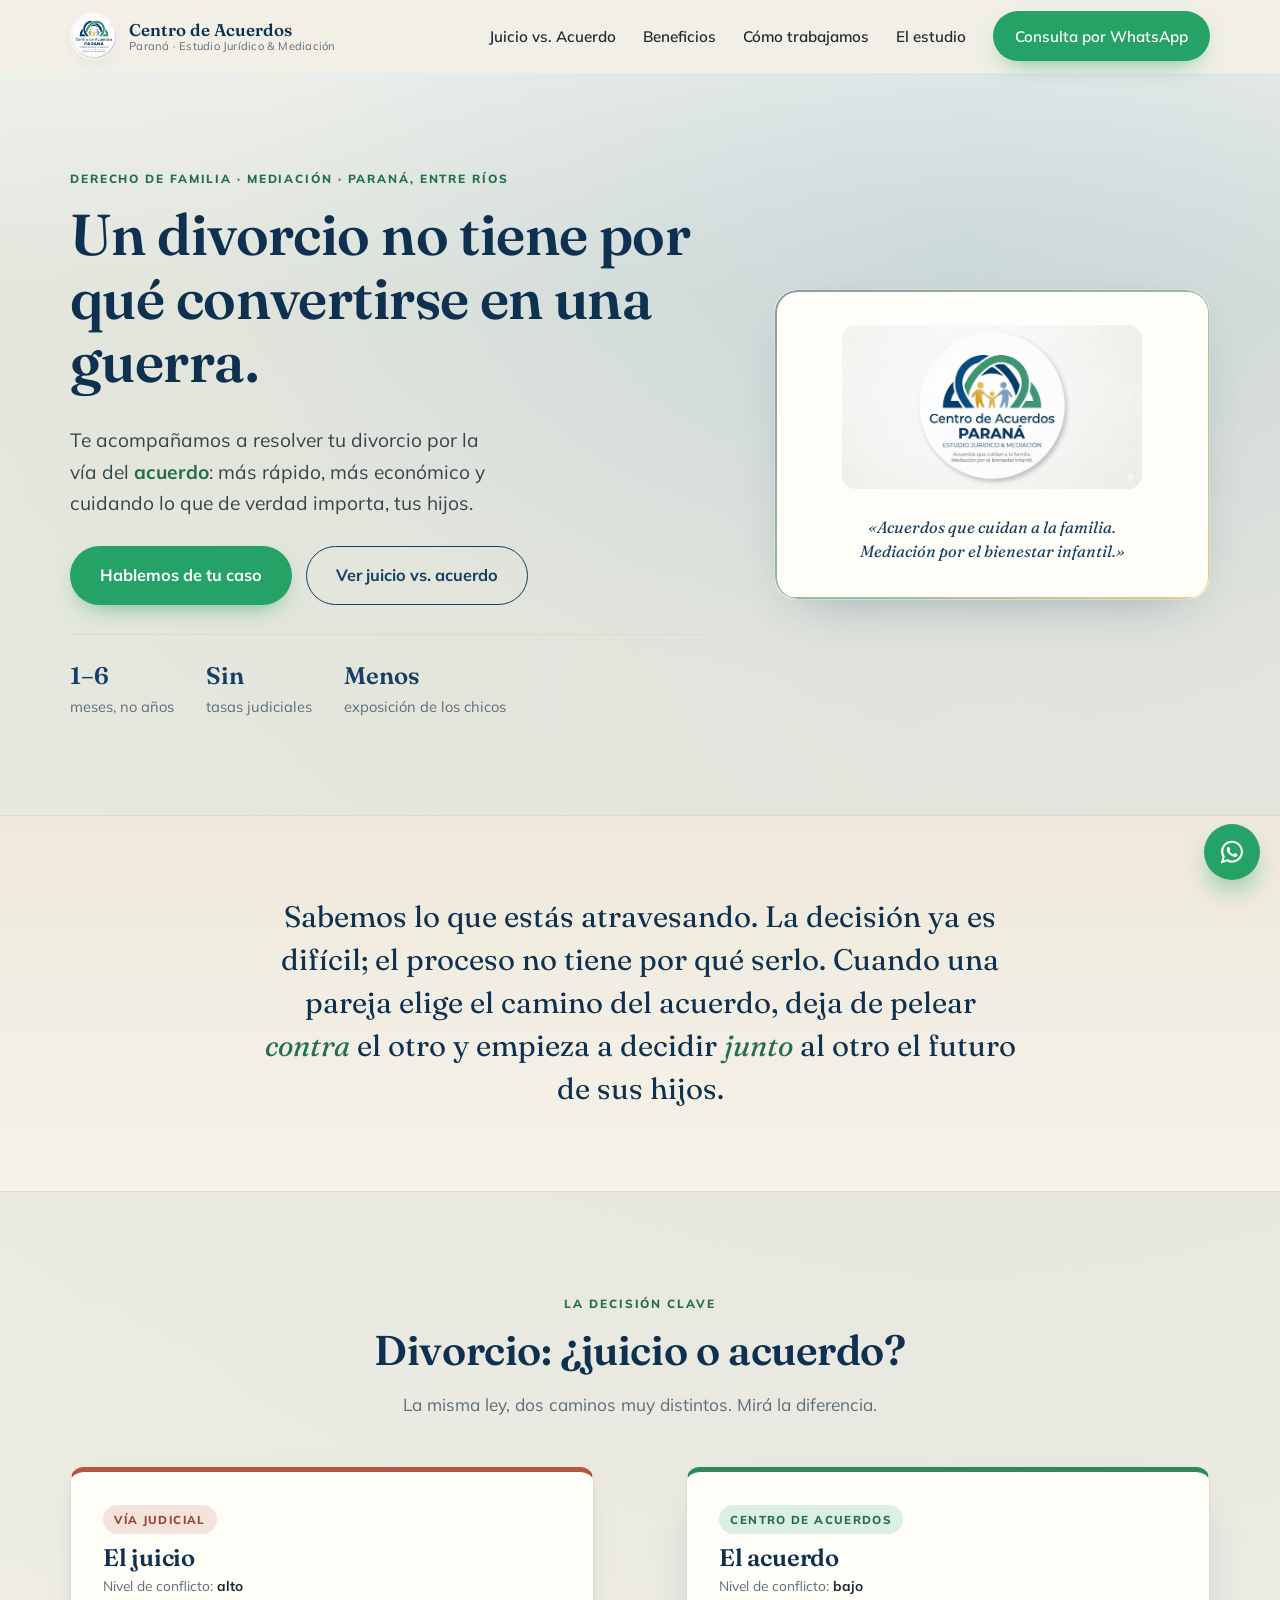
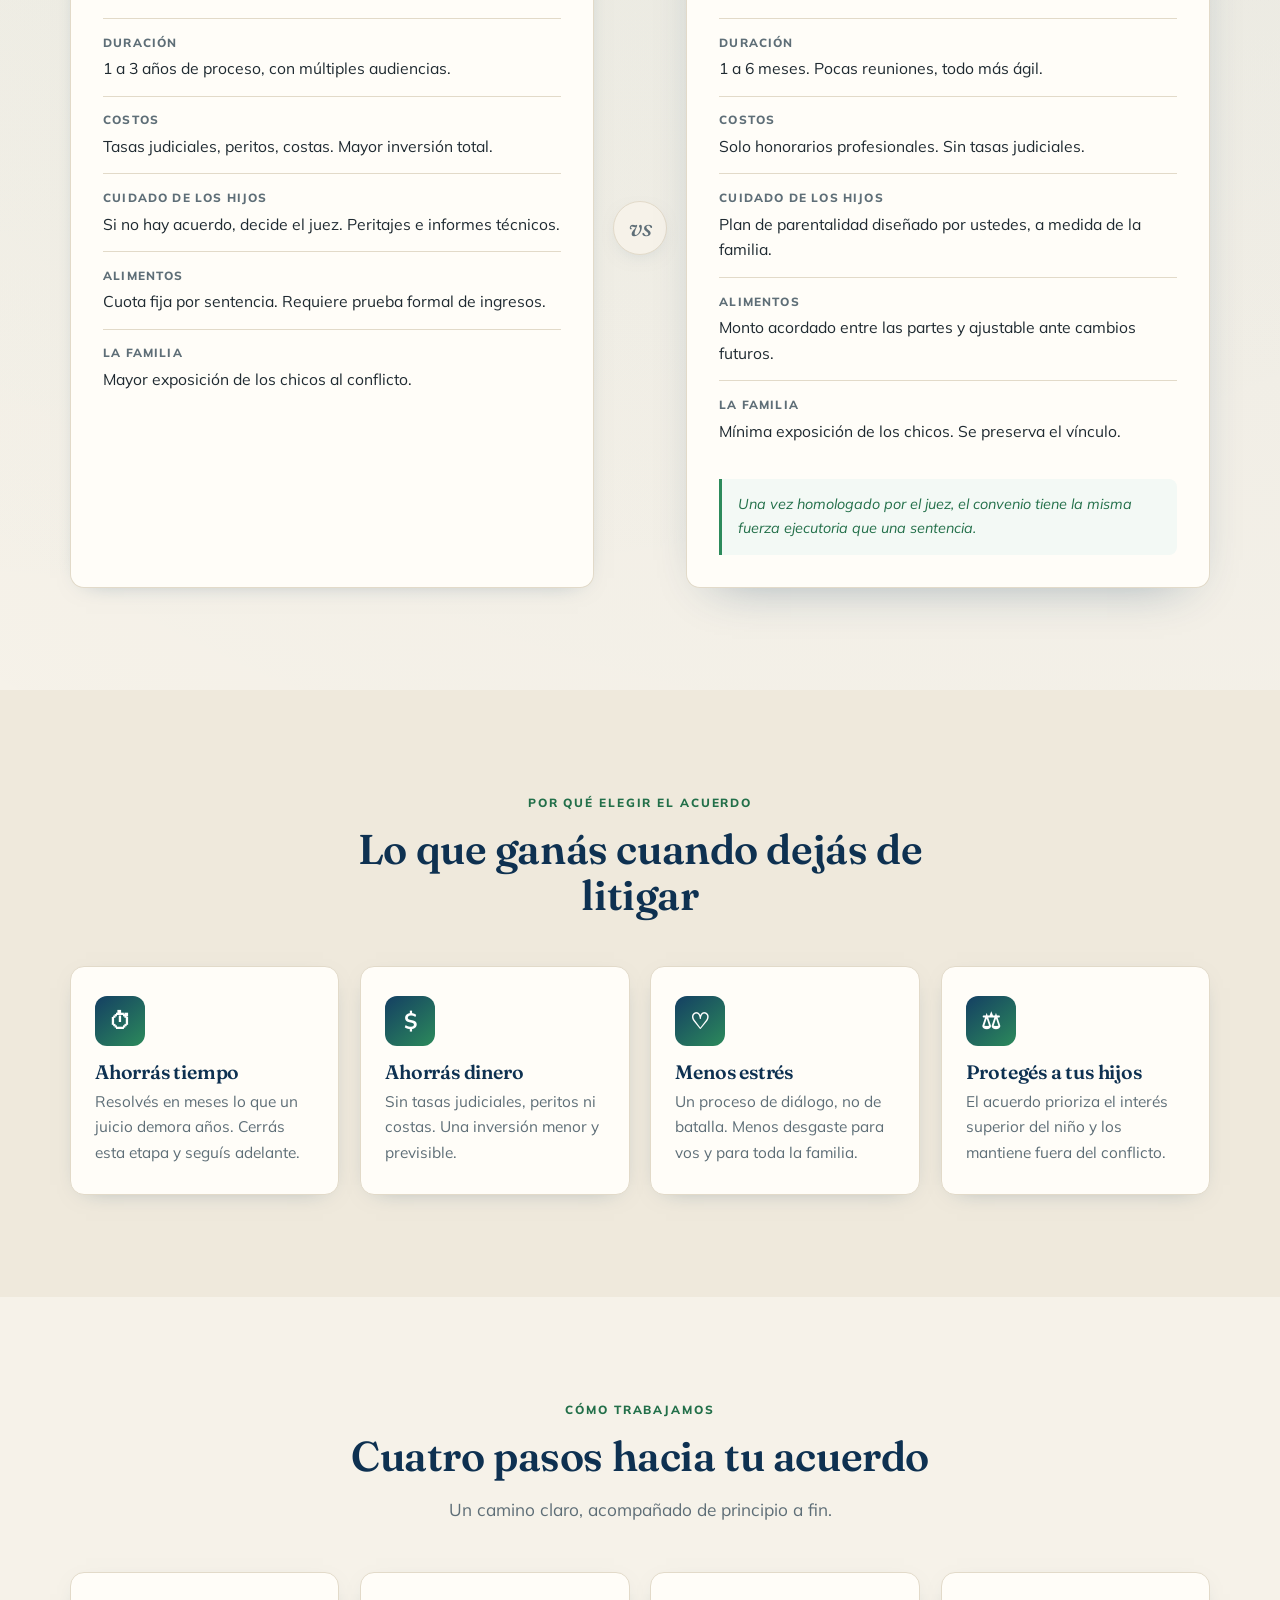
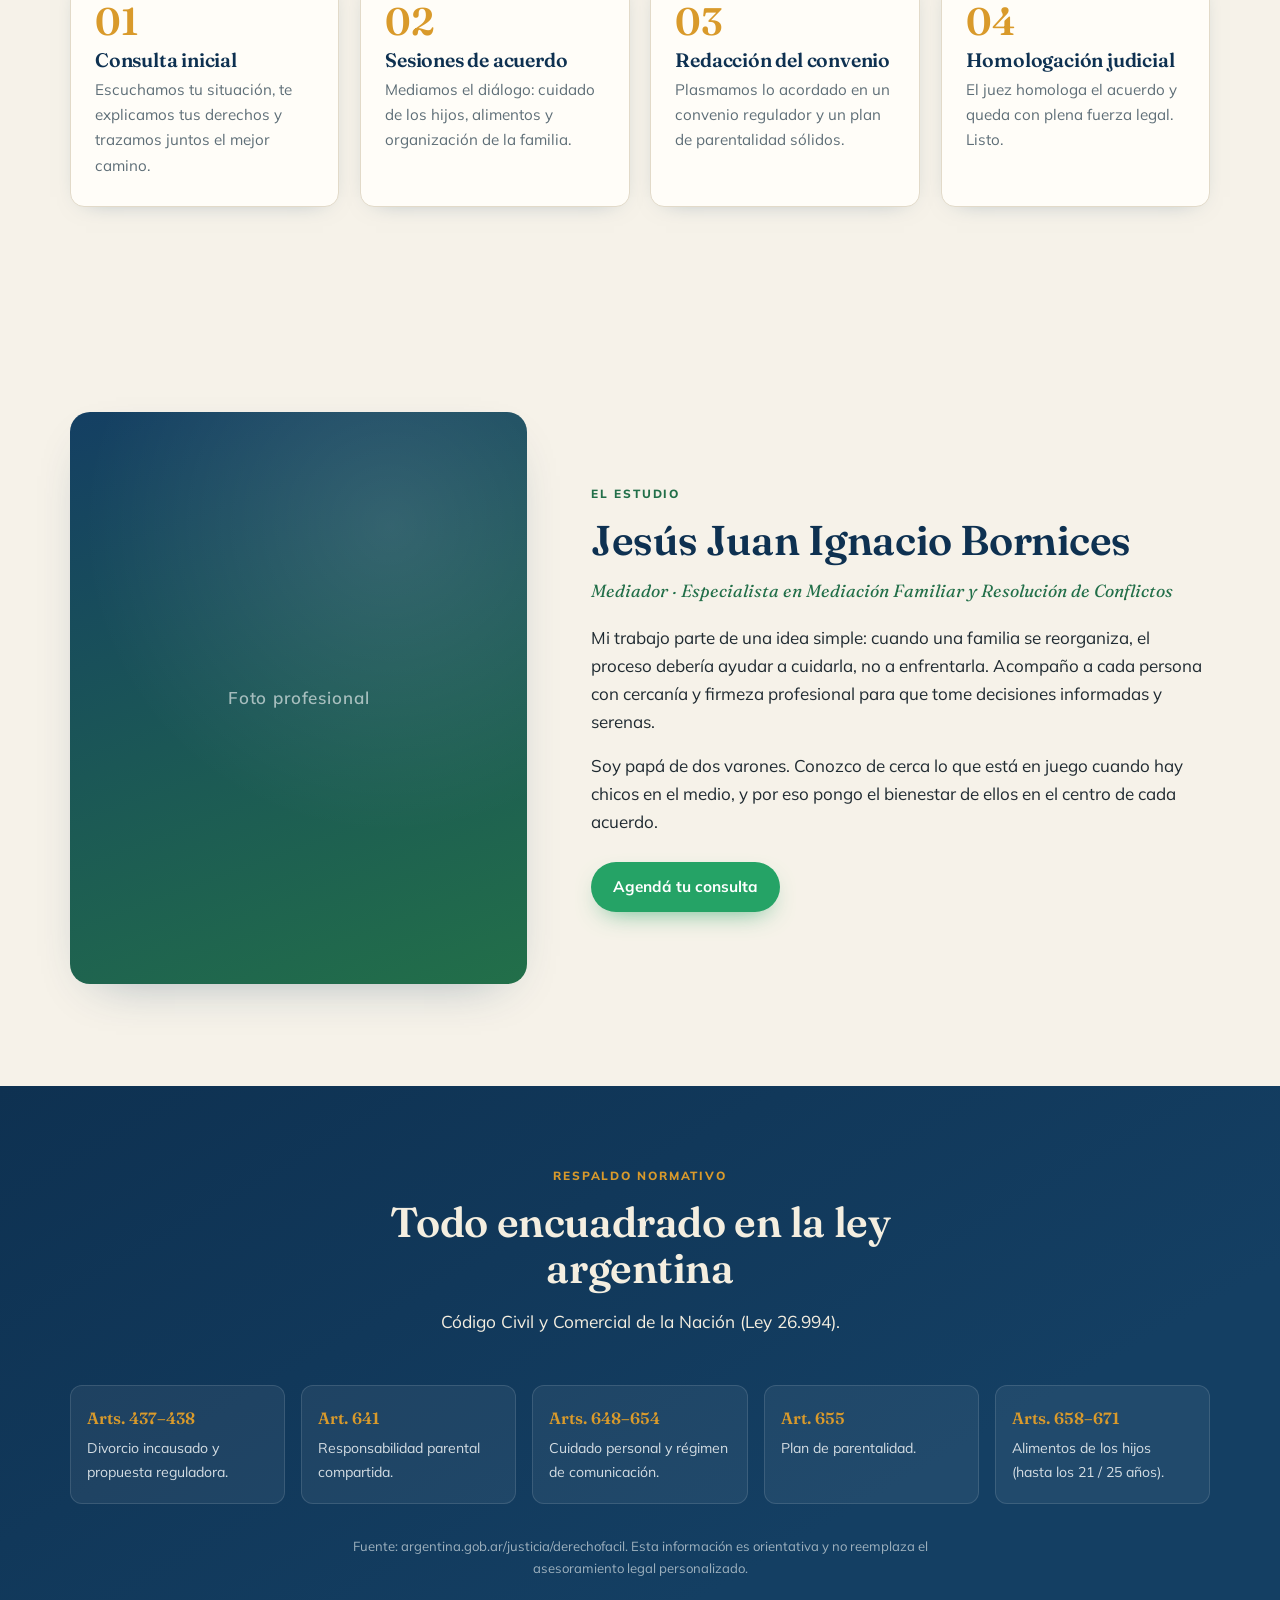
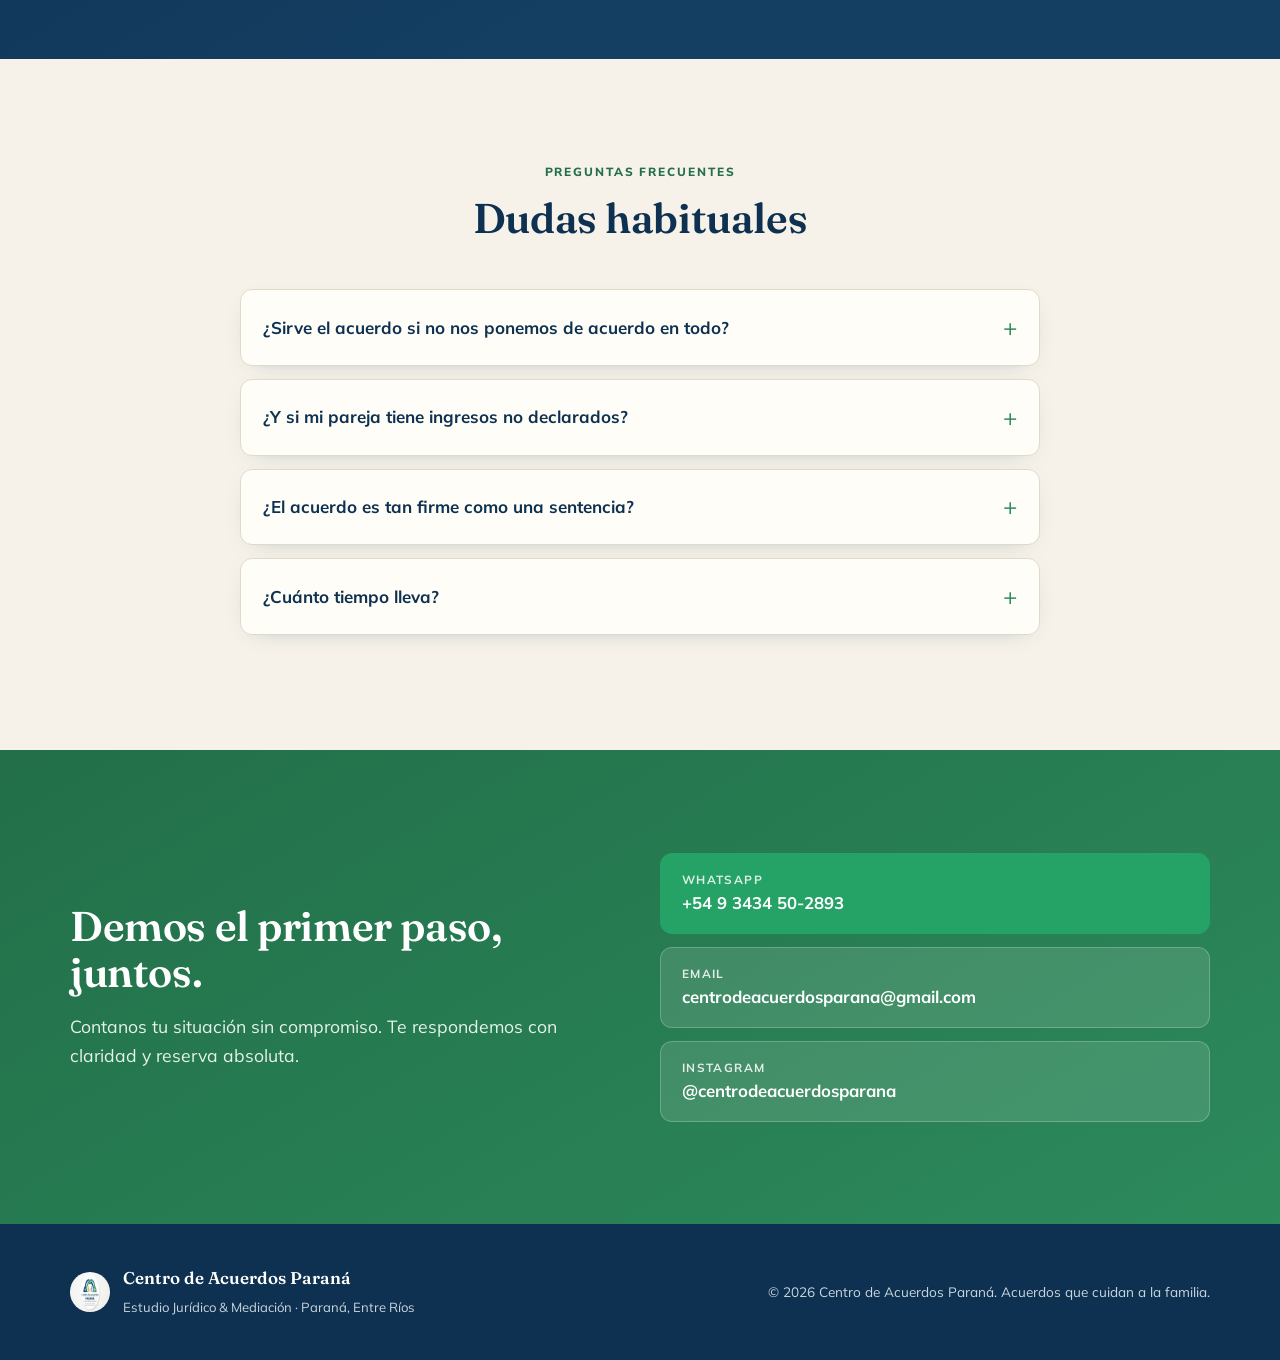
<file: centro-acuerdos-parana-site/index.html>
<!DOCTYPE html>
<html lang="es-AR">
<head>
  <meta charset="UTF-8" />
  <meta name="viewport" content="width=device-width, initial-scale=1.0" />
  <title>Centro de Acuerdos Paraná | Divorcio por acuerdo y mediación familiar</title>
  <meta name="description" content="Estudio jurídico y mediación en Paraná. Resolvé tu divorcio por la vía del acuerdo: más rápido, más económico y cuidando a tus hijos. Jesús Juan Ignacio Bornices, mediador familiar." />
  <meta name="theme-color" content="#14476B" />

  <meta property="og:title" content="Centro de Acuerdos Paraná | Divorcio por acuerdo" />
  <meta property="og:description" content="Acuerdos que cuidan a la familia. Mediación por el bienestar infantil." />
  <meta property="og:type" content="website" />
  <meta property="og:locale" content="es_AR" />

  <link rel="preconnect" href="https://fonts.googleapis.com" />
  <link rel="preconnect" href="https://fonts.gstatic.com" crossorigin />
  <link href="https://fonts.googleapis.com/css2?family=Fraunces:opsz,wght@9..144,400;9..144,500;9..144,600;9..144,700&family=Mulish:wght@400;500;600;700;800&display=swap" rel="stylesheet" />
  <link rel="stylesheet" href="styles.css" />
</head>
<body>
  <a class="skip-link" href="#contenido">Saltar al contenido</a>

  <header class="site-header" data-controller="nav">
    <div class="container header-inner">
      <a class="brand" href="#inicio" aria-label="Centro de Acuerdos Paraná - Inicio">
        <img src="assets/logo.jpeg" alt="" class="brand__mark" width="48" height="48" />
        <span class="brand__text">
          <strong>Centro de Acuerdos</strong>
          <span>Paraná · Estudio Jurídico &amp; Mediación</span>
        </span>
      </a>

      <button class="nav-toggle" aria-expanded="false" aria-controls="site-nav" aria-label="Abrir menú" data-action="nav#toggle">
        <span></span><span></span><span></span>
      </button>

      <nav id="site-nav" class="site-nav" aria-label="Navegación principal">
        <a href="#comparacion">Juicio vs. Acuerdo</a>
        <a href="#beneficios">Beneficios</a>
        <a href="#proceso">Cómo trabajamos</a>
        <a href="#abogado">El estudio</a>
        <a href="#contacto" class="btn btn--wa nav-cta">Consulta por WhatsApp</a>
      </nav>
    </div>
  </header>

  <main id="contenido">

    <!-- HERO -->
    <section class="hero" id="inicio">
      <div class="hero__bg" aria-hidden="true"></div>
      <div class="container hero__inner">
        <div class="hero__copy">
          <p class="eyebrow reveal">Derecho de familia · Mediación · Paraná, Entre Ríos</p>
          <h1 class="reveal" style="--d:1">Un divorcio no tiene por qué convertirse en una guerra.</h1>
          <p class="hero__lead reveal" style="--d:2">
            Te acompañamos a resolver tu divorcio por la vía del <strong>acuerdo</strong>:
            más rápido, más económico y cuidando lo que de verdad importa, tus hijos.
          </p>
          <div class="hero__actions reveal" style="--d:3">
            <a href="#contacto" class="btn btn--wa btn--lg">Hablemos de tu caso</a>
            <a href="#comparacion" class="btn btn--ghost btn--lg">Ver juicio vs. acuerdo</a>
          </div>
          <ul class="hero__trust reveal" style="--d:4">
            <li><span>1–6</span> meses, no años</li>
            <li><span>Sin</span> tasas judiciales</li>
            <li><span>Menos</span> exposición de los chicos</li>
          </ul>
        </div>
        <div class="hero__card reveal" style="--d:3">
          <img src="assets/logo.jpeg" alt="Logo del Centro de Acuerdos Paraná: una familia tomada de la mano dentro de un emblema azul y verde." class="hero__logo" width="320" height="174" />
          <p class="hero__tagline">«Acuerdos que cuidan a la familia.<br />Mediación por el bienestar infantil.»</p>
        </div>
      </div>
    </section>

    <!-- EMPATÍA -->
    <section class="band empathy">
      <div class="container empathy__inner">
        <p class="reveal">
          Sabemos lo que estás atravesando. La decisión ya es difícil; el proceso no
          tiene por qué serlo. Cuando una pareja elige el camino del acuerdo, deja de
          pelear <em>contra</em> el otro y empieza a decidir <em>junto</em> al otro
          el futuro de sus hijos.
        </p>
      </div>
    </section>

    <!-- COMPARACIÓN -->
    <section class="section comparison" id="comparacion">
      <div class="container">
        <header class="section-head reveal">
          <p class="eyebrow">La decisión clave</p>
          <h2>Divorcio: ¿juicio o acuerdo?</h2>
          <p class="section-sub">La misma ley, dos caminos muy distintos. Mirá la diferencia.</p>
        </header>

        <div class="compare">
          <div class="compare__col compare__col--bad reveal">
            <div class="compare__top">
              <span class="compare__tag">Vía judicial</span>
              <h3>El juicio</h3>
              <p class="compare__level">Nivel de conflicto: <strong>alto</strong></p>
            </div>
            <dl class="compare__list">
              <div><dt>Duración</dt><dd>1 a 3 años de proceso, con múltiples audiencias.</dd></div>
              <div><dt>Costos</dt><dd>Tasas judiciales, peritos, costas. Mayor inversión total.</dd></div>
              <div><dt>Cuidado de los hijos</dt><dd>Si no hay acuerdo, decide el juez. Peritajes e informes técnicos.</dd></div>
              <div><dt>Alimentos</dt><dd>Cuota fija por sentencia. Requiere prueba formal de ingresos.</dd></div>
              <div><dt>La familia</dt><dd>Mayor exposición de los chicos al conflicto.</dd></div>
            </dl>
          </div>

          <div class="compare__vs" aria-hidden="true"><span>vs</span></div>

          <div class="compare__col compare__col--good reveal" style="--d:1">
            <div class="compare__top">
              <span class="compare__tag">Centro de Acuerdos</span>
              <h3>El acuerdo</h3>
              <p class="compare__level">Nivel de conflicto: <strong>bajo</strong></p>
            </div>
            <dl class="compare__list">
              <div><dt>Duración</dt><dd>1 a 6 meses. Pocas reuniones, todo más ágil.</dd></div>
              <div><dt>Costos</dt><dd>Solo honorarios profesionales. Sin tasas judiciales.</dd></div>
              <div><dt>Cuidado de los hijos</dt><dd>Plan de parentalidad diseñado por ustedes, a medida de la familia.</dd></div>
              <div><dt>Alimentos</dt><dd>Monto acordado entre las partes y ajustable ante cambios futuros.</dd></div>
              <div><dt>La familia</dt><dd>Mínima exposición de los chicos. Se preserva el vínculo.</dd></div>
            </dl>
            <p class="compare__seal">Una vez homologado por el juez, el convenio tiene la misma fuerza ejecutoria que una sentencia.</p>
          </div>
        </div>
      </div>
    </section>

    <!-- BENEFICIOS -->
    <section class="section benefits" id="beneficios">
      <div class="container">
        <header class="section-head reveal">
          <p class="eyebrow">Por qué elegir el acuerdo</p>
          <h2>Lo que ganás cuando dejás de litigar</h2>
        </header>
        <div class="cards">
          <article class="card reveal">
            <span class="card__icon" aria-hidden="true">⏱</span>
            <h3>Ahorrás tiempo</h3>
            <p>Resolvés en meses lo que un juicio demora años. Cerrás esta etapa y seguís adelante.</p>
          </article>
          <article class="card reveal" style="--d:1">
            <span class="card__icon" aria-hidden="true">$</span>
            <h3>Ahorrás dinero</h3>
            <p>Sin tasas judiciales, peritos ni costas. Una inversión menor y previsible.</p>
          </article>
          <article class="card reveal" style="--d:2">
            <span class="card__icon" aria-hidden="true">♡</span>
            <h3>Menos estrés</h3>
            <p>Un proceso de diálogo, no de batalla. Menos desgaste para vos y para toda la familia.</p>
          </article>
          <article class="card reveal" style="--d:3">
            <span class="card__icon" aria-hidden="true">⚖</span>
            <h3>Protegés a tus hijos</h3>
            <p>El acuerdo prioriza el interés superior del niño y los mantiene fuera del conflicto.</p>
          </article>
        </div>
      </div>
    </section>

    <!-- PROCESO -->
    <section class="section process" id="proceso">
      <div class="container">
        <header class="section-head reveal">
          <p class="eyebrow">Cómo trabajamos</p>
          <h2>Cuatro pasos hacia tu acuerdo</h2>
          <p class="section-sub">Un camino claro, acompañado de principio a fin.</p>
        </header>
        <ol class="steps">
          <li class="step reveal">
            <span class="step__num">01</span>
            <h3>Consulta inicial</h3>
            <p>Escuchamos tu situación, te explicamos tus derechos y trazamos juntos el mejor camino.</p>
          </li>
          <li class="step reveal" style="--d:1">
            <span class="step__num">02</span>
            <h3>Sesiones de acuerdo</h3>
            <p>Mediamos el diálogo: cuidado de los hijos, alimentos y organización de la familia.</p>
          </li>
          <li class="step reveal" style="--d:2">
            <span class="step__num">03</span>
            <h3>Redacción del convenio</h3>
            <p>Plasmamos lo acordado en un convenio regulador y un plan de parentalidad sólidos.</p>
          </li>
          <li class="step reveal" style="--d:3">
            <span class="step__num">04</span>
            <h3>Homologación judicial</h3>
            <p>El juez homologa el acuerdo y queda con plena fuerza legal. Listo.</p>
          </li>
        </ol>
      </div>
    </section>

    <!-- ABOGADO -->
    <section class="section lawyer" id="abogado">
      <div class="container lawyer__inner">
        <figure class="lawyer__photo reveal">
          <div class="lawyer__placeholder" role="img" aria-label="Foto de Jesús Juan Ignacio Bornices (próximamente)">
            <span>Foto profesional</span>
          </div>
        </figure>
        <div class="lawyer__copy reveal" style="--d:1">
          <p class="eyebrow">El estudio</p>
          <h2>Jesús Juan Ignacio Bornices</h2>
          <p class="lawyer__role">Mediador · Especialista en Mediación Familiar y Resolución de Conflictos</p>
          <p>
            Mi trabajo parte de una idea simple: cuando una familia se reorganiza,
            el proceso debería ayudar a cuidarla, no a enfrentarla. Acompaño a cada
            persona con cercanía y firmeza profesional para que tome decisiones
            informadas y serenas.
          </p>
          <p>
            Soy papá de dos varones. Conozco de cerca lo que está en juego cuando hay
            chicos en el medio, y por eso pongo el bienestar de ellos en el centro de
            cada acuerdo.
          </p>
          <a href="#contacto" class="btn btn--wa">Agendá tu consulta</a>
        </div>
      </div>
    </section>

    <!-- MARCO LEGAL -->
    <section class="band legal" id="marco-legal">
      <div class="container">
        <header class="section-head section-head--light reveal">
          <p class="eyebrow eyebrow--light">Respaldo normativo</p>
          <h2>Todo encuadrado en la ley argentina</h2>
          <p class="section-sub">Código Civil y Comercial de la Nación (Ley 26.994).</p>
        </header>
        <div class="legal__grid">
          <div class="legal__item reveal"><span>Arts. 437–438</span><p>Divorcio incausado y propuesta reguladora.</p></div>
          <div class="legal__item reveal" style="--d:1"><span>Art. 641</span><p>Responsabilidad parental compartida.</p></div>
          <div class="legal__item reveal" style="--d:2"><span>Arts. 648–654</span><p>Cuidado personal y régimen de comunicación.</p></div>
          <div class="legal__item reveal" style="--d:3"><span>Art. 655</span><p>Plan de parentalidad.</p></div>
          <div class="legal__item reveal" style="--d:4"><span>Arts. 658–671</span><p>Alimentos de los hijos (hasta los 21 / 25 años).</p></div>
        </div>
        <p class="legal__note reveal">Fuente: argentina.gob.ar/justicia/derechofacil. Esta información es orientativa y no reemplaza el asesoramiento legal personalizado.</p>
      </div>
    </section>

    <!-- FAQ -->
    <section class="section faq">
      <div class="container faq__inner">
        <header class="section-head reveal">
          <p class="eyebrow">Preguntas frecuentes</p>
          <h2>Dudas habituales</h2>
        </header>
        <div class="faq__list reveal">
          <details>
            <summary>¿Sirve el acuerdo si no nos ponemos de acuerdo en todo?</summary>
            <p>Sí. El desacuerdo no frena el divorcio. Trabajamos los puntos en común y mediamos los que faltan; lo que no se resuelve puede tratarse aparte sin detener el proceso.</p>
          </details>
          <details>
            <summary>¿Y si mi pareja tiene ingresos no declarados?</summary>
            <p>La cuota alimentaria se fija según las posibilidades económicas reales, no solo según lo declarado. Existen vías para acreditar ingresos y proteger a los hijos.</p>
          </details>
          <details>
            <summary>¿El acuerdo es tan firme como una sentencia?</summary>
            <p>Sí. Una vez homologado por el juez, el convenio tiene la misma fuerza ejecutoria que una sentencia.</p>
          </details>
          <details>
            <summary>¿Cuánto tiempo lleva?</summary>
            <p>La mayoría de los acuerdos se resuelven entre 1 y 6 meses, frente a 1 a 3 años de un juicio.</p>
          </details>
        </div>
      </div>
    </section>

    <!-- CONTACTO / CTA -->
    <section class="section contact" id="contacto">
      <div class="container contact__inner">
        <div class="contact__copy reveal">
          <h2>Demos el primer paso, juntos.</h2>
          <p>Contanos tu situación sin compromiso. Te respondemos con claridad y reserva absoluta.</p>
        </div>
        <div class="contact__actions reveal" style="--d:1">
          <a class="contact__btn contact__btn--wa" href="https://wa.me/5493434502893?text=Hola%2C%20quisiera%20una%20consulta%20sobre%20divorcio%20por%20acuerdo." target="_blank" rel="noopener">
            <span class="contact__btn-label">WhatsApp</span>
            <span class="contact__btn-value">+54 9 3434 50-2893</span>
          </a>
          <a class="contact__btn" href="mailto:centrodeacuerdosparana@gmail.com">
            <span class="contact__btn-label">Email</span>
            <span class="contact__btn-value">centrodeacuerdosparana@gmail.com</span>
          </a>
          <a class="contact__btn" href="https://www.instagram.com/centrodeacuerdosparana/" target="_blank" rel="noopener">
            <span class="contact__btn-label">Instagram</span>
            <span class="contact__btn-value">@centrodeacuerdosparana</span>
          </a>
        </div>
      </div>
    </section>
  </main>

  <footer class="site-footer">
    <div class="container footer-inner">
      <div class="footer-brand">
        <img src="assets/logo.jpeg" alt="" width="40" height="40" />
        <div>
          <strong>Centro de Acuerdos Paraná</strong>
          <span>Estudio Jurídico &amp; Mediación · Paraná, Entre Ríos</span>
        </div>
      </div>
      <p class="footer-note">© <span data-year>2026</span> Centro de Acuerdos Paraná. Acuerdos que cuidan a la familia.</p>
    </div>
  </footer>

  <a class="wa-float" href="https://wa.me/5493434502893?text=Hola%2C%20quisiera%20una%20consulta%20sobre%20divorcio%20por%20acuerdo." target="_blank" rel="noopener" aria-label="Escribinos por WhatsApp">
    <svg viewBox="0 0 32 32" width="28" height="28" aria-hidden="true" focusable="false"><path fill="currentColor" d="M16 3C9 3 3.5 8.5 3.5 15.5c0 2.3.6 4.5 1.8 6.4L3 29l7.3-2.2c1.8 1 3.8 1.5 5.7 1.5 7 0 12.5-5.5 12.5-12.5S23 3 16 3zm0 22.7c-1.7 0-3.4-.5-4.9-1.4l-.3-.2-4.3 1.3 1.3-4.2-.2-.4c-1-1.6-1.5-3.4-1.5-5.3C5.8 9.8 10.4 5.3 16 5.3s10.2 4.5 10.2 10.2S21.6 25.7 16 25.7zm5.7-7.6c-.3-.2-1.8-.9-2.1-1-.3-.1-.5-.2-.7.2-.2.3-.8 1-1 1.2-.2.2-.4.2-.7.1-1.7-.9-2.9-1.6-4-3.5-.3-.5.3-.5.8-1.6.1-.2 0-.4 0-.5-.1-.2-.7-1.7-1-2.3-.3-.6-.5-.5-.7-.5h-.6c-.2 0-.5.1-.8.4-.3.3-1 1-1 2.5s1.1 2.9 1.2 3.1c.2.2 2.2 3.4 5.3 4.7 2 .8 2.7.9 3.7.8.6-.1 1.8-.7 2-1.4.3-.7.3-1.3.2-1.4-.1-.2-.3-.3-.6-.4z"/></svg>
  </a>

  <script src="app.js" defer></script>
</body>
</html>
</file>
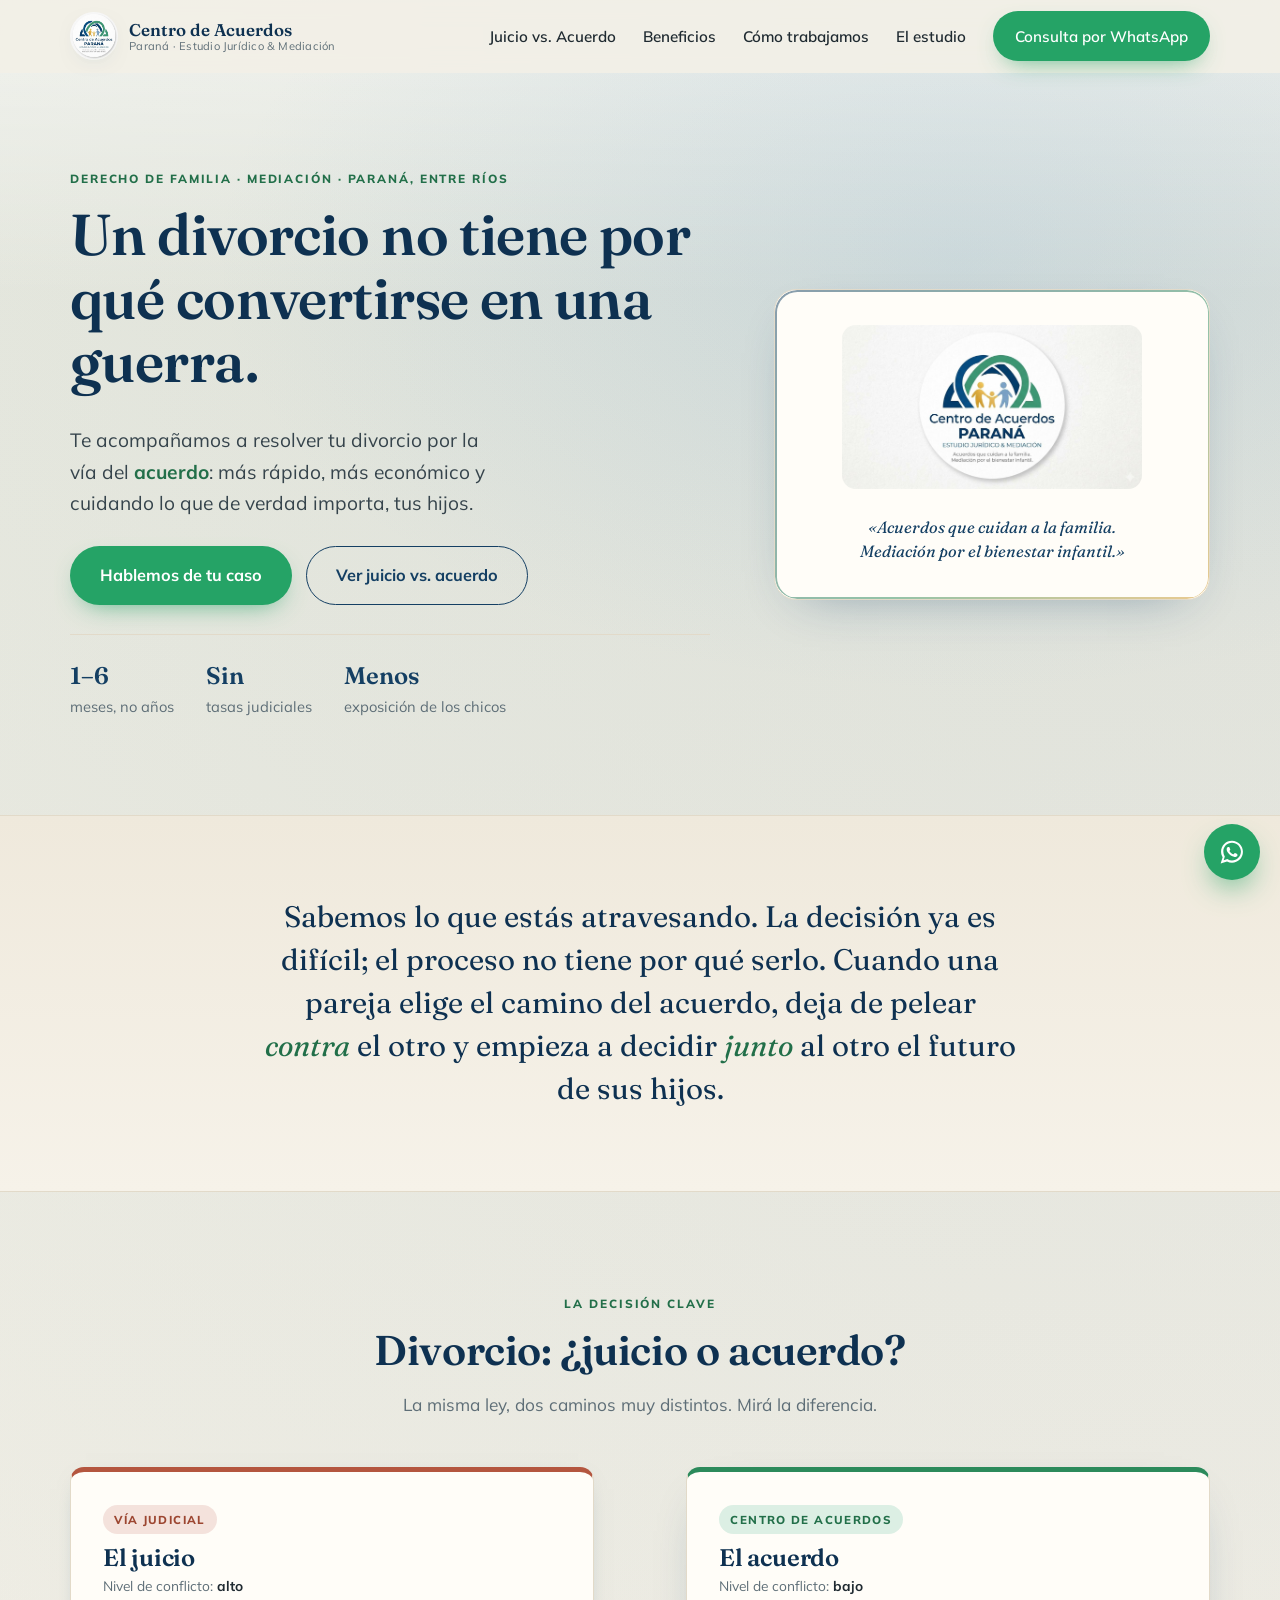
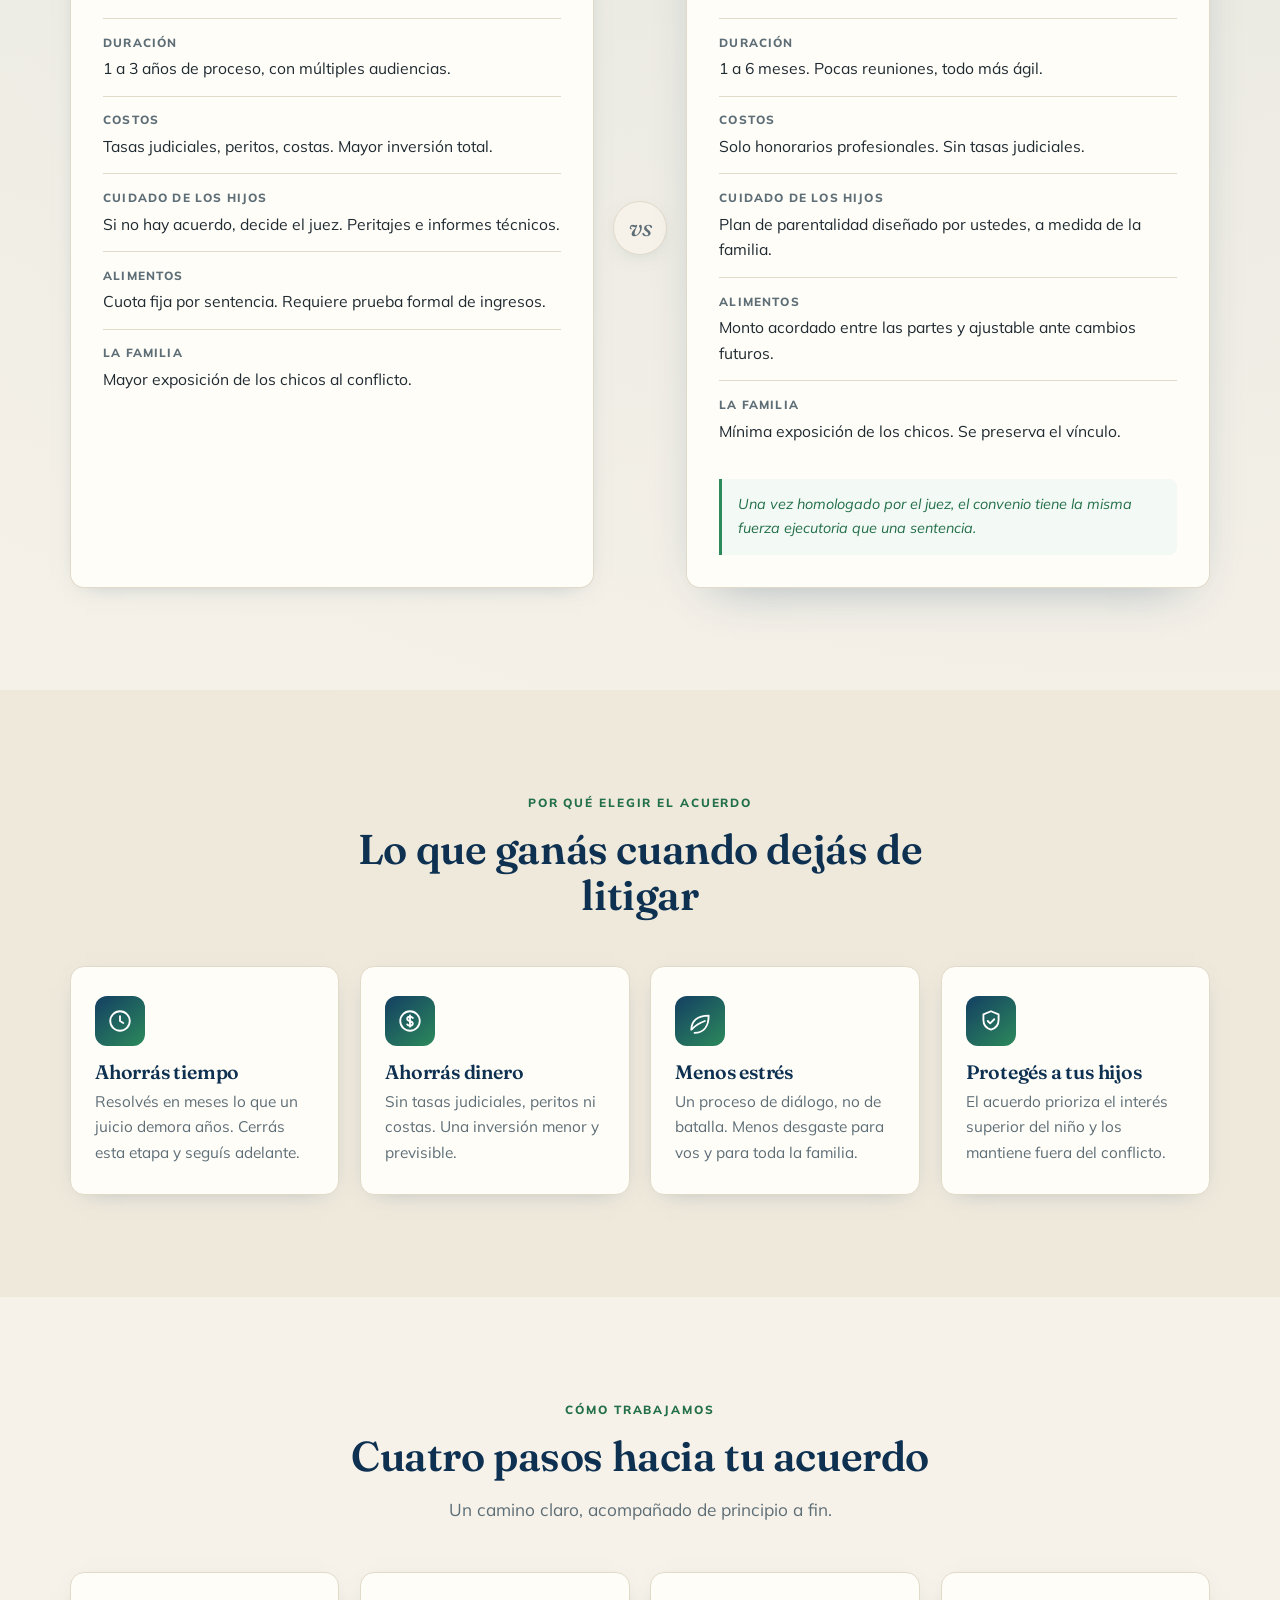
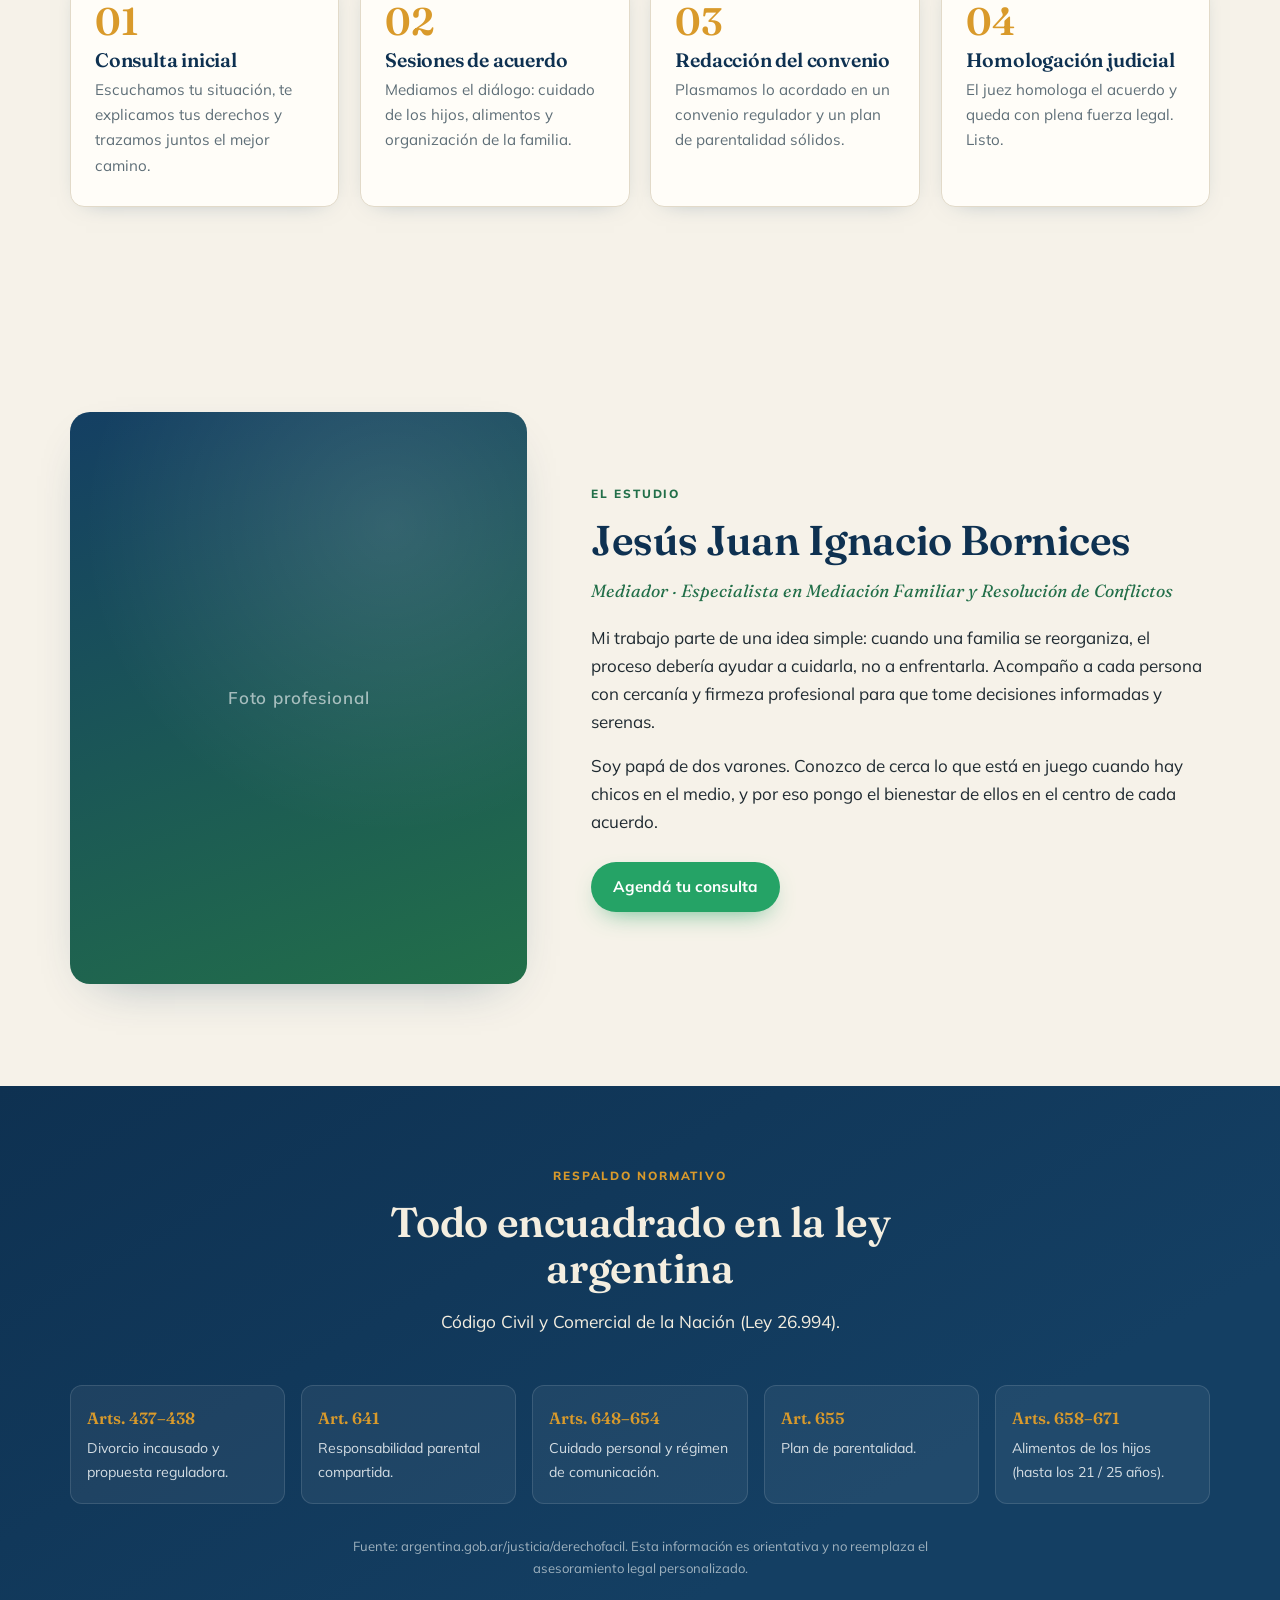
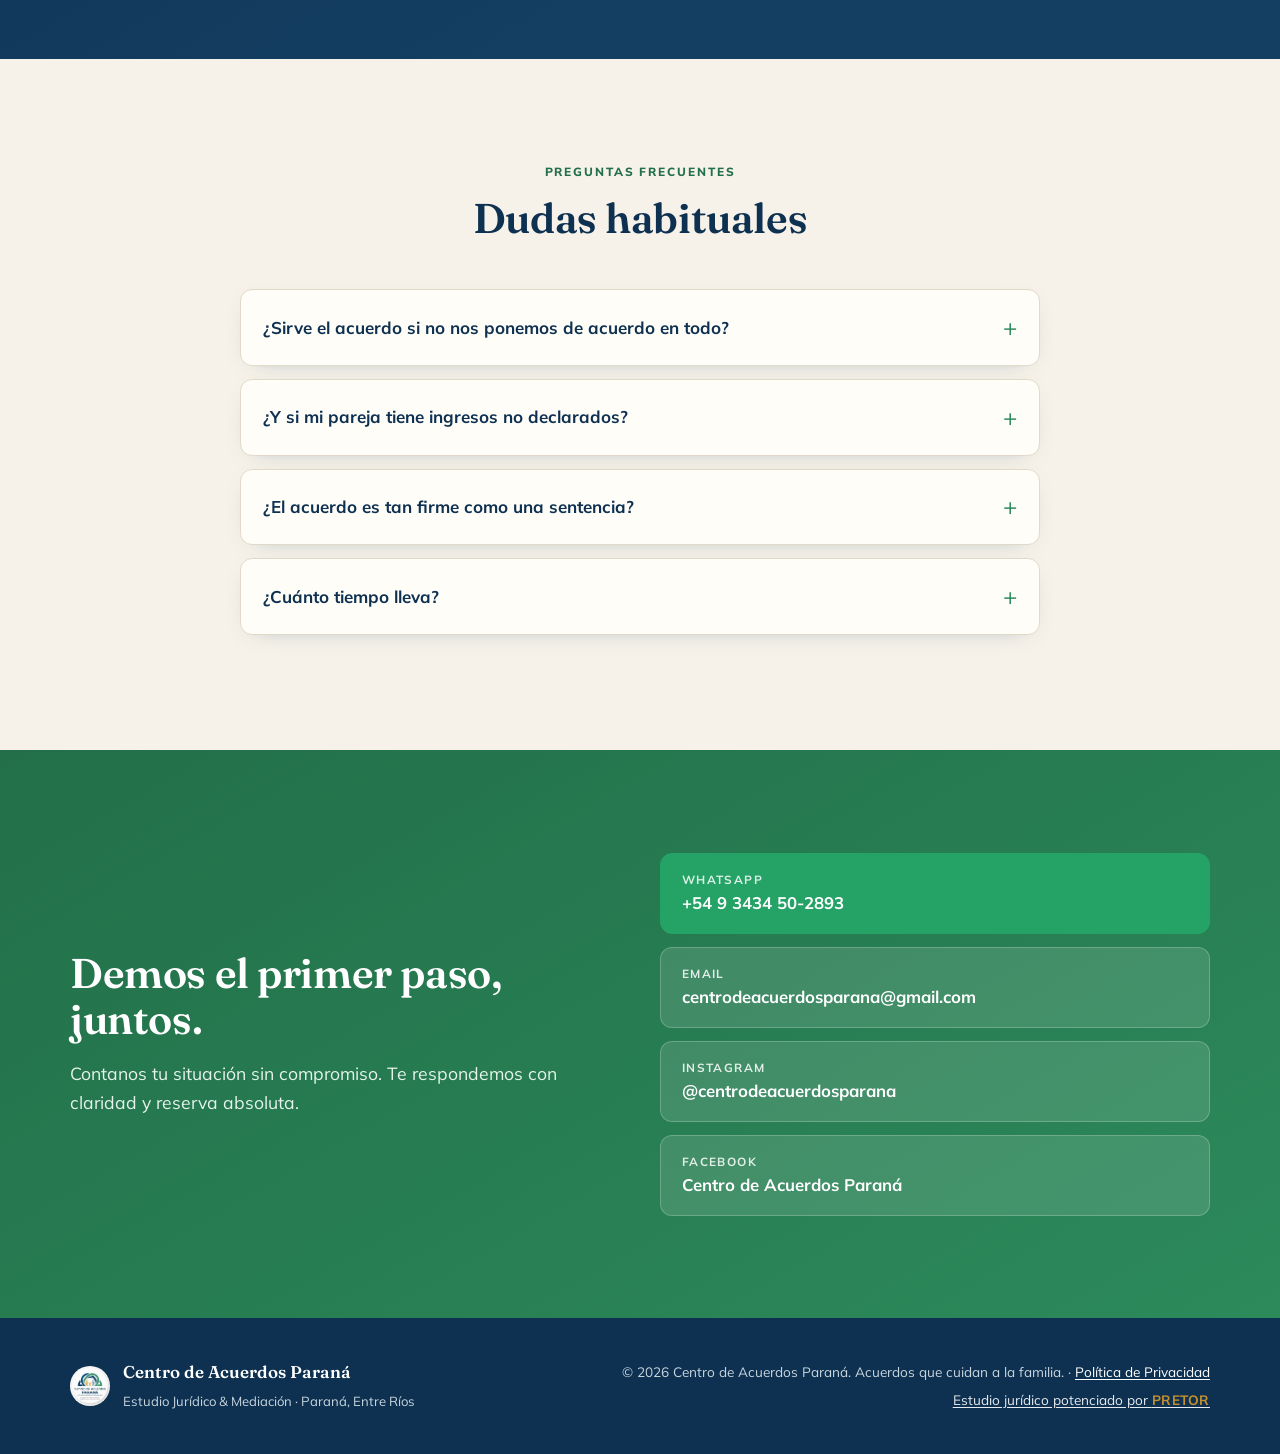
<file: docs/index.html>
<!DOCTYPE html>
<html lang="es-AR">
<head>
  <meta charset="UTF-8" />
  <meta name="viewport" content="width=device-width, initial-scale=1.0" />
  <title>Centro de Acuerdos Paraná | Divorcio por acuerdo y mediación familiar</title>
  <meta name="description" content="Estudio jurídico y mediación en Paraná. Resolvé tu divorcio por la vía del acuerdo: más rápido, más económico y cuidando a tus hijos. Jesús Juan Ignacio Bornices, mediador familiar." />
  <meta name="theme-color" content="#14476B" />
  <link rel="canonical" href="https://centrodeacuerdosparana.com/" />

  <link rel="icon" href="/assets/favicon.ico" sizes="any" />
  <link rel="icon" type="image/png" sizes="32x32" href="/assets/favicon-32.png" />
  <link rel="icon" type="image/png" sizes="16x16" href="/assets/favicon-16.png" />
  <link rel="apple-touch-icon" href="/assets/apple-touch-icon.png" />

  <meta property="og:site_name" content="Centro de Acuerdos Paraná" />
  <meta property="og:title" content="Divorcio: ¿juicio o acuerdo?" />
  <meta property="og:description" content="Resolvé tu divorcio por la vía del acuerdo: más rápido, más económico y cuidando a tus hijos. Estudio jurídico y mediación familiar en Paraná." />
  <meta property="og:type" content="website" />
  <meta property="og:locale" content="es_AR" />
  <meta property="og:url" content="https://centrodeacuerdosparana.com/" />
  <meta property="og:image" content="https://centrodeacuerdosparana.com/assets/og-image.jpg" />
  <meta property="og:image:secure_url" content="https://centrodeacuerdosparana.com/assets/og-image.jpg" />
  <meta property="og:image:type" content="image/jpeg" />
  <meta property="og:image:width" content="1200" />
  <meta property="og:image:height" content="630" />
  <meta property="og:image:alt" content="Centro de Acuerdos Paraná — Divorcio: ¿juicio o acuerdo?" />

  <meta name="twitter:card" content="summary_large_image" />
  <meta name="twitter:title" content="Divorcio: ¿juicio o acuerdo?" />
  <meta name="twitter:description" content="Resolvé tu divorcio por la vía del acuerdo: más rápido, más económico y cuidando a tus hijos. Mediación familiar en Paraná." />
  <meta name="twitter:image" content="https://centrodeacuerdosparana.com/assets/og-image.jpg" />
  <meta name="twitter:image:alt" content="Centro de Acuerdos Paraná — Divorcio: ¿juicio o acuerdo?" />

  <link rel="preconnect" href="https://fonts.googleapis.com" />
  <link rel="preconnect" href="https://fonts.gstatic.com" crossorigin />
  <link href="https://fonts.googleapis.com/css2?family=Fraunces:opsz,wght@9..144,400;9..144,500;9..144,600;9..144,700&family=Mulish:wght@400;500;600;700;800&display=swap" rel="stylesheet" />
  <link rel="stylesheet" href="styles.css" />

  <script type="application/ld+json">
  {
    "@context": "https://schema.org",
    "@type": "LegalService",
    "name": "Centro de Acuerdos Paraná",
    "description": "Estudio jurídico y mediación familiar en Paraná. Divorcio por la vía del acuerdo: más rápido, más económico y cuidando a los hijos.",
    "url": "https://centrodeacuerdosparana.com/",
    "image": "https://centrodeacuerdosparana.com/assets/og-image.jpg",
    "logo": "https://centrodeacuerdosparana.com/assets/logo.jpeg",
    "telephone": "+5493434502893",
    "email": "centrodeacuerdosparana@gmail.com",
    "areaServed": "Paraná, Entre Ríos, Argentina",
    "address": {
      "@type": "PostalAddress",
      "addressLocality": "Paraná",
      "addressRegion": "Entre Ríos",
      "addressCountry": "AR"
    },
    "sameAs": ["https://www.instagram.com/centrodeacuerdosparana/", "https://www.facebook.com/profile.php?id=61590601776866"],
    "founder": { "@type": "Person", "name": "Jesús Juan Ignacio Bornices" },
    "knowsAbout": ["Divorcio por acuerdo", "Mediación familiar", "Plan de parentalidad", "Cuota alimentaria", "Responsabilidad parental"],
    "slogan": "Acuerdos que cuidan a la familia."
  }
  </script>
</head>
<body>
  <a class="skip-link" href="#contenido">Saltar al contenido</a>

  <header class="site-header" data-controller="nav">
    <div class="container header-inner">
      <a class="brand" href="#inicio" aria-label="Centro de Acuerdos Paraná - Inicio">
        <img src="assets/logo.jpeg" alt="" class="brand__mark" width="48" height="48" />
        <span class="brand__text">
          <strong>Centro de Acuerdos</strong>
          <span>Paraná · Estudio Jurídico &amp; Mediación</span>
        </span>
      </a>

      <button class="nav-toggle" aria-expanded="false" aria-controls="site-nav" aria-label="Abrir menú" data-action="nav#toggle">
        <span></span><span></span><span></span>
      </button>

      <nav id="site-nav" class="site-nav" aria-label="Navegación principal">
        <a href="#comparacion">Juicio vs. Acuerdo</a>
        <a href="#beneficios">Beneficios</a>
        <a href="#proceso">Cómo trabajamos</a>
        <a href="#abogado">El estudio</a>
        <a href="#contacto" class="btn btn--wa nav-cta">Consulta por WhatsApp</a>
      </nav>
    </div>
  </header>

  <main id="contenido">

    <!-- HERO -->
    <section class="hero" id="inicio">
      <div class="hero__bg" aria-hidden="true"></div>
      <div class="container hero__inner">
        <div class="hero__copy">
          <p class="eyebrow reveal">Derecho de familia · Mediación · Paraná, Entre Ríos</p>
          <h1 class="reveal" style="--d:1">Un divorcio no tiene por qué convertirse en una guerra.</h1>
          <p class="hero__lead reveal" style="--d:2">
            Te acompañamos a resolver tu divorcio por la vía del <strong>acuerdo</strong>:
            más rápido, más económico y cuidando lo que de verdad importa, tus hijos.
          </p>
          <div class="hero__actions reveal" style="--d:3">
            <a href="#contacto" class="btn btn--wa btn--lg">Hablemos de tu caso</a>
            <a href="#comparacion" class="btn btn--ghost btn--lg">Ver juicio vs. acuerdo</a>
          </div>
          <ul class="hero__trust reveal" style="--d:4">
            <li><span>1–6</span> meses, no años</li>
            <li><span>Sin</span> tasas judiciales</li>
            <li><span>Menos</span> exposición de los chicos</li>
          </ul>
        </div>
        <div class="hero__card reveal" style="--d:3">
          <img src="assets/logo.jpeg" alt="Logo del Centro de Acuerdos Paraná: una familia tomada de la mano dentro de un emblema azul y verde." class="hero__logo" width="320" height="174" />
          <p class="hero__tagline">«Acuerdos que cuidan a la familia.<br />Mediación por el bienestar infantil.»</p>
        </div>
      </div>
    </section>

    <!-- EMPATÍA -->
    <section class="band empathy">
      <div class="container empathy__inner">
        <p class="reveal">
          Sabemos lo que estás atravesando. La decisión ya es difícil; el proceso no
          tiene por qué serlo. Cuando una pareja elige el camino del acuerdo, deja de
          pelear <em>contra</em> el otro y empieza a decidir <em>junto</em> al otro
          el futuro de sus hijos.
        </p>
      </div>
    </section>

    <!-- COMPARACIÓN -->
    <section class="section comparison" id="comparacion">
      <div class="container">
        <header class="section-head reveal">
          <p class="eyebrow">La decisión clave</p>
          <h2>Divorcio: ¿juicio o acuerdo?</h2>
          <p class="section-sub">La misma ley, dos caminos muy distintos. Mirá la diferencia.</p>
        </header>

        <div class="compare">
          <div class="compare__col compare__col--bad reveal">
            <div class="compare__top">
              <span class="compare__tag">Vía judicial</span>
              <h3>El juicio</h3>
              <p class="compare__level">Nivel de conflicto: <strong>alto</strong></p>
            </div>
            <dl class="compare__list">
              <div><dt>Duración</dt><dd>1 a 3 años de proceso, con múltiples audiencias.</dd></div>
              <div><dt>Costos</dt><dd>Tasas judiciales, peritos, costas. Mayor inversión total.</dd></div>
              <div><dt>Cuidado de los hijos</dt><dd>Si no hay acuerdo, decide el juez. Peritajes e informes técnicos.</dd></div>
              <div><dt>Alimentos</dt><dd>Cuota fija por sentencia. Requiere prueba formal de ingresos.</dd></div>
              <div><dt>La familia</dt><dd>Mayor exposición de los chicos al conflicto.</dd></div>
            </dl>
          </div>

          <div class="compare__vs" aria-hidden="true"><span>vs</span></div>

          <div class="compare__col compare__col--good reveal" style="--d:1">
            <div class="compare__top">
              <span class="compare__tag">Centro de Acuerdos</span>
              <h3>El acuerdo</h3>
              <p class="compare__level">Nivel de conflicto: <strong>bajo</strong></p>
            </div>
            <dl class="compare__list">
              <div><dt>Duración</dt><dd>1 a 6 meses. Pocas reuniones, todo más ágil.</dd></div>
              <div><dt>Costos</dt><dd>Solo honorarios profesionales. Sin tasas judiciales.</dd></div>
              <div><dt>Cuidado de los hijos</dt><dd>Plan de parentalidad diseñado por ustedes, a medida de la familia.</dd></div>
              <div><dt>Alimentos</dt><dd>Monto acordado entre las partes y ajustable ante cambios futuros.</dd></div>
              <div><dt>La familia</dt><dd>Mínima exposición de los chicos. Se preserva el vínculo.</dd></div>
            </dl>
            <p class="compare__seal">Una vez homologado por el juez, el convenio tiene la misma fuerza ejecutoria que una sentencia.</p>
          </div>
        </div>
      </div>
    </section>

    <!-- BENEFICIOS -->
    <section class="section benefits" id="beneficios">
      <div class="container">
        <header class="section-head reveal">
          <p class="eyebrow">Por qué elegir el acuerdo</p>
          <h2>Lo que ganás cuando dejás de litigar</h2>
        </header>
        <div class="cards">
          <article class="card reveal">
            <span class="card__icon" aria-hidden="true">
              <svg viewBox="0 0 24 24" fill="none" stroke="currentColor" stroke-width="1.7" stroke-linecap="round" stroke-linejoin="round"><circle cx="12" cy="12" r="9"/><path d="M12 7.5V12l3 1.8"/></svg>
            </span>
            <h3>Ahorrás tiempo</h3>
            <p>Resolvés en meses lo que un juicio demora años. Cerrás esta etapa y seguís adelante.</p>
          </article>
          <article class="card reveal" style="--d:1">
            <span class="card__icon" aria-hidden="true">
              <svg viewBox="0 0 24 24" fill="none" stroke="currentColor" stroke-width="1.7" stroke-linecap="round" stroke-linejoin="round"><circle cx="12" cy="12" r="9"/><path d="M12 6.8v10.4"/><path d="M14.6 9.2c-.6-.7-1.6-1.1-2.6-1.1-1.5 0-2.6.8-2.6 2 0 2.7 5.2 1.5 5.2 4.2 0 1.2-1.1 2-2.6 2-1 0-2-.4-2.6-1.1"/></svg>
            </span>
            <h3>Ahorrás dinero</h3>
            <p>Sin tasas judiciales, peritos ni costas. Una inversión menor y previsible.</p>
          </article>
          <article class="card reveal" style="--d:2">
            <span class="card__icon" aria-hidden="true">
              <svg viewBox="0 0 24 24" fill="none" stroke="currentColor" stroke-width="1.7" stroke-linecap="round" stroke-linejoin="round"><path d="M4 20c0-8 5.5-13 16-13 0 10.5-5 16-13 16"/><path d="M4.5 19.5C8 16 12 13.5 16.5 12"/></svg>
            </span>
            <h3>Menos estrés</h3>
            <p>Un proceso de diálogo, no de batalla. Menos desgaste para vos y para toda la familia.</p>
          </article>
          <article class="card reveal" style="--d:3">
            <span class="card__icon" aria-hidden="true">
              <svg viewBox="0 0 24 24" fill="none" stroke="currentColor" stroke-width="1.7" stroke-linecap="round" stroke-linejoin="round"><path d="M12 3l7 2.8v5.2c0 4.8-3.4 7.8-7 9-3.6-1.2-7-4.2-7-9V5.8L12 3z"/><path d="M9 12l2.2 2.2L15 10.4"/></svg>
            </span>
            <h3>Protegés a tus hijos</h3>
            <p>El acuerdo prioriza el interés superior del niño y los mantiene fuera del conflicto.</p>
          </article>
        </div>
      </div>
    </section>

    <!-- PROCESO -->
    <section class="section process" id="proceso">
      <div class="container">
        <header class="section-head reveal">
          <p class="eyebrow">Cómo trabajamos</p>
          <h2>Cuatro pasos hacia tu acuerdo</h2>
          <p class="section-sub">Un camino claro, acompañado de principio a fin.</p>
        </header>
        <ol class="steps">
          <li class="step reveal">
            <span class="step__num">01</span>
            <h3>Consulta inicial</h3>
            <p>Escuchamos tu situación, te explicamos tus derechos y trazamos juntos el mejor camino.</p>
          </li>
          <li class="step reveal" style="--d:1">
            <span class="step__num">02</span>
            <h3>Sesiones de acuerdo</h3>
            <p>Mediamos el diálogo: cuidado de los hijos, alimentos y organización de la familia.</p>
          </li>
          <li class="step reveal" style="--d:2">
            <span class="step__num">03</span>
            <h3>Redacción del convenio</h3>
            <p>Plasmamos lo acordado en un convenio regulador y un plan de parentalidad sólidos.</p>
          </li>
          <li class="step reveal" style="--d:3">
            <span class="step__num">04</span>
            <h3>Homologación judicial</h3>
            <p>El juez homologa el acuerdo y queda con plena fuerza legal. Listo.</p>
          </li>
        </ol>
      </div>
    </section>

    <!-- ABOGADO -->
    <section class="section lawyer" id="abogado">
      <div class="container lawyer__inner">
        <figure class="lawyer__photo reveal">
          <div class="lawyer__placeholder" role="img" aria-label="Foto de Jesús Juan Ignacio Bornices (próximamente)">
            <span>Foto profesional</span>
          </div>
        </figure>
        <div class="lawyer__copy reveal" style="--d:1">
          <p class="eyebrow">El estudio</p>
          <h2>Jesús Juan Ignacio Bornices</h2>
          <p class="lawyer__role">Mediador · Especialista en Mediación Familiar y Resolución de Conflictos</p>
          <p>
            Mi trabajo parte de una idea simple: cuando una familia se reorganiza,
            el proceso debería ayudar a cuidarla, no a enfrentarla. Acompaño a cada
            persona con cercanía y firmeza profesional para que tome decisiones
            informadas y serenas.
          </p>
          <p>
            Soy papá de dos varones. Conozco de cerca lo que está en juego cuando hay
            chicos en el medio, y por eso pongo el bienestar de ellos en el centro de
            cada acuerdo.
          </p>
          <a href="#contacto" class="btn btn--wa">Agendá tu consulta</a>
        </div>
      </div>
    </section>

    <!-- MARCO LEGAL -->
    <section class="band legal" id="marco-legal">
      <div class="container">
        <header class="section-head section-head--light reveal">
          <p class="eyebrow eyebrow--light">Respaldo normativo</p>
          <h2>Todo encuadrado en la ley argentina</h2>
          <p class="section-sub">Código Civil y Comercial de la Nación (Ley 26.994).</p>
        </header>
        <div class="legal__grid">
          <div class="legal__item reveal"><span>Arts. 437–438</span><p>Divorcio incausado y propuesta reguladora.</p></div>
          <div class="legal__item reveal" style="--d:1"><span>Art. 641</span><p>Responsabilidad parental compartida.</p></div>
          <div class="legal__item reveal" style="--d:2"><span>Arts. 648–654</span><p>Cuidado personal y régimen de comunicación.</p></div>
          <div class="legal__item reveal" style="--d:3"><span>Art. 655</span><p>Plan de parentalidad.</p></div>
          <div class="legal__item reveal" style="--d:4"><span>Arts. 658–671</span><p>Alimentos de los hijos (hasta los 21 / 25 años).</p></div>
        </div>
        <p class="legal__note reveal">Fuente: argentina.gob.ar/justicia/derechofacil. Esta información es orientativa y no reemplaza el asesoramiento legal personalizado.</p>
      </div>
    </section>

    <!-- FAQ -->
    <section class="section faq">
      <div class="container faq__inner">
        <header class="section-head reveal">
          <p class="eyebrow">Preguntas frecuentes</p>
          <h2>Dudas habituales</h2>
        </header>
        <div class="faq__list reveal">
          <details>
            <summary>¿Sirve el acuerdo si no nos ponemos de acuerdo en todo?</summary>
            <p>Sí. El desacuerdo no frena el divorcio. Trabajamos los puntos en común y mediamos los que faltan; lo que no se resuelve puede tratarse aparte sin detener el proceso.</p>
          </details>
          <details>
            <summary>¿Y si mi pareja tiene ingresos no declarados?</summary>
            <p>La cuota alimentaria se fija según las posibilidades económicas reales, no solo según lo declarado. Existen vías para acreditar ingresos y proteger a los hijos.</p>
          </details>
          <details>
            <summary>¿El acuerdo es tan firme como una sentencia?</summary>
            <p>Sí. Una vez homologado por el juez, el convenio tiene la misma fuerza ejecutoria que una sentencia.</p>
          </details>
          <details>
            <summary>¿Cuánto tiempo lleva?</summary>
            <p>La mayoría de los acuerdos se resuelven entre 1 y 6 meses, frente a 1 a 3 años de un juicio.</p>
          </details>
        </div>
      </div>
    </section>

    <!-- CONTACTO / CTA -->
    <section class="section contact" id="contacto">
      <div class="container contact__inner">
        <div class="contact__copy reveal">
          <h2>Demos el primer paso, juntos.</h2>
          <p>Contanos tu situación sin compromiso. Te respondemos con claridad y reserva absoluta.</p>
        </div>
        <div class="contact__actions reveal" style="--d:1">
          <a class="contact__btn contact__btn--wa" href="https://wa.me/5493434502893?text=Hola%2C%20quisiera%20una%20consulta%20sobre%20divorcio%20por%20acuerdo." target="_blank" rel="noopener">
            <span class="contact__btn-label">WhatsApp</span>
            <span class="contact__btn-value">+54 9 3434 50-2893</span>
          </a>
          <a class="contact__btn" href="mailto:centrodeacuerdosparana@gmail.com">
            <span class="contact__btn-label">Email</span>
            <span class="contact__btn-value">centrodeacuerdosparana@gmail.com</span>
          </a>
          <a class="contact__btn" href="https://www.instagram.com/centrodeacuerdosparana/" target="_blank" rel="noopener">
            <span class="contact__btn-label">Instagram</span>
            <span class="contact__btn-value">@centrodeacuerdosparana</span>
          </a>
          <a class="contact__btn" href="https://www.facebook.com/profile.php?id=61590601776866" target="_blank" rel="noopener">
            <span class="contact__btn-label">Facebook</span>
            <span class="contact__btn-value">Centro de Acuerdos Paraná</span>
          </a>
        </div>
      </div>
    </section>
  </main>

  <footer class="site-footer">
    <div class="container footer-inner">
      <div class="footer-brand">
        <img src="assets/logo.jpeg" alt="" width="40" height="40" />
        <div>
          <strong>Centro de Acuerdos Paraná</strong>
          <span>Estudio Jurídico &amp; Mediación · Paraná, Entre Ríos</span>
        </div>
      </div>
      <div class="footer-meta">
        <p class="footer-note">© <span data-year>2026</span> Centro de Acuerdos Paraná. Acuerdos que cuidan a la familia.<span class="footer-sep"> · </span><a class="footer-privacy" href="privacidad.html">Política de Privacidad</a></p>
        <p class="footer-note footer-powered"><a href="https://fedesapuppo.com/pretor" target="_blank" rel="noopener">Estudio jurídico potenciado por <span class="footer-powered__brand">PRETOR</span></a></p>
      </div>
    </div>
  </footer>

  <a class="wa-float" href="https://wa.me/5493434502893?text=Hola%2C%20quisiera%20una%20consulta%20sobre%20divorcio%20por%20acuerdo." target="_blank" rel="noopener" aria-label="Escribinos por WhatsApp">
    <svg viewBox="0 0 32 32" width="28" height="28" aria-hidden="true" focusable="false"><path fill="currentColor" d="M16 3C9 3 3.5 8.5 3.5 15.5c0 2.3.6 4.5 1.8 6.4L3 29l7.3-2.2c1.8 1 3.8 1.5 5.7 1.5 7 0 12.5-5.5 12.5-12.5S23 3 16 3zm0 22.7c-1.7 0-3.4-.5-4.9-1.4l-.3-.2-4.3 1.3 1.3-4.2-.2-.4c-1-1.6-1.5-3.4-1.5-5.3C5.8 9.8 10.4 5.3 16 5.3s10.2 4.5 10.2 10.2S21.6 25.7 16 25.7zm5.7-7.6c-.3-.2-1.8-.9-2.1-1-.3-.1-.5-.2-.7.2-.2.3-.8 1-1 1.2-.2.2-.4.2-.7.1-1.7-.9-2.9-1.6-4-3.5-.3-.5.3-.5.8-1.6.1-.2 0-.4 0-.5-.1-.2-.7-1.7-1-2.3-.3-.6-.5-.5-.7-.5h-.6c-.2 0-.5.1-.8.4-.3.3-1 1-1 2.5s1.1 2.9 1.2 3.1c.2.2 2.2 3.4 5.3 4.7 2 .8 2.7.9 3.7.8.6-.1 1.8-.7 2-1.4.3-.7.3-1.3.2-1.4-.1-.2-.3-.3-.6-.4z"/></svg>
  </a>

  <script src="app.js" defer></script>
</body>
</html>
</file>
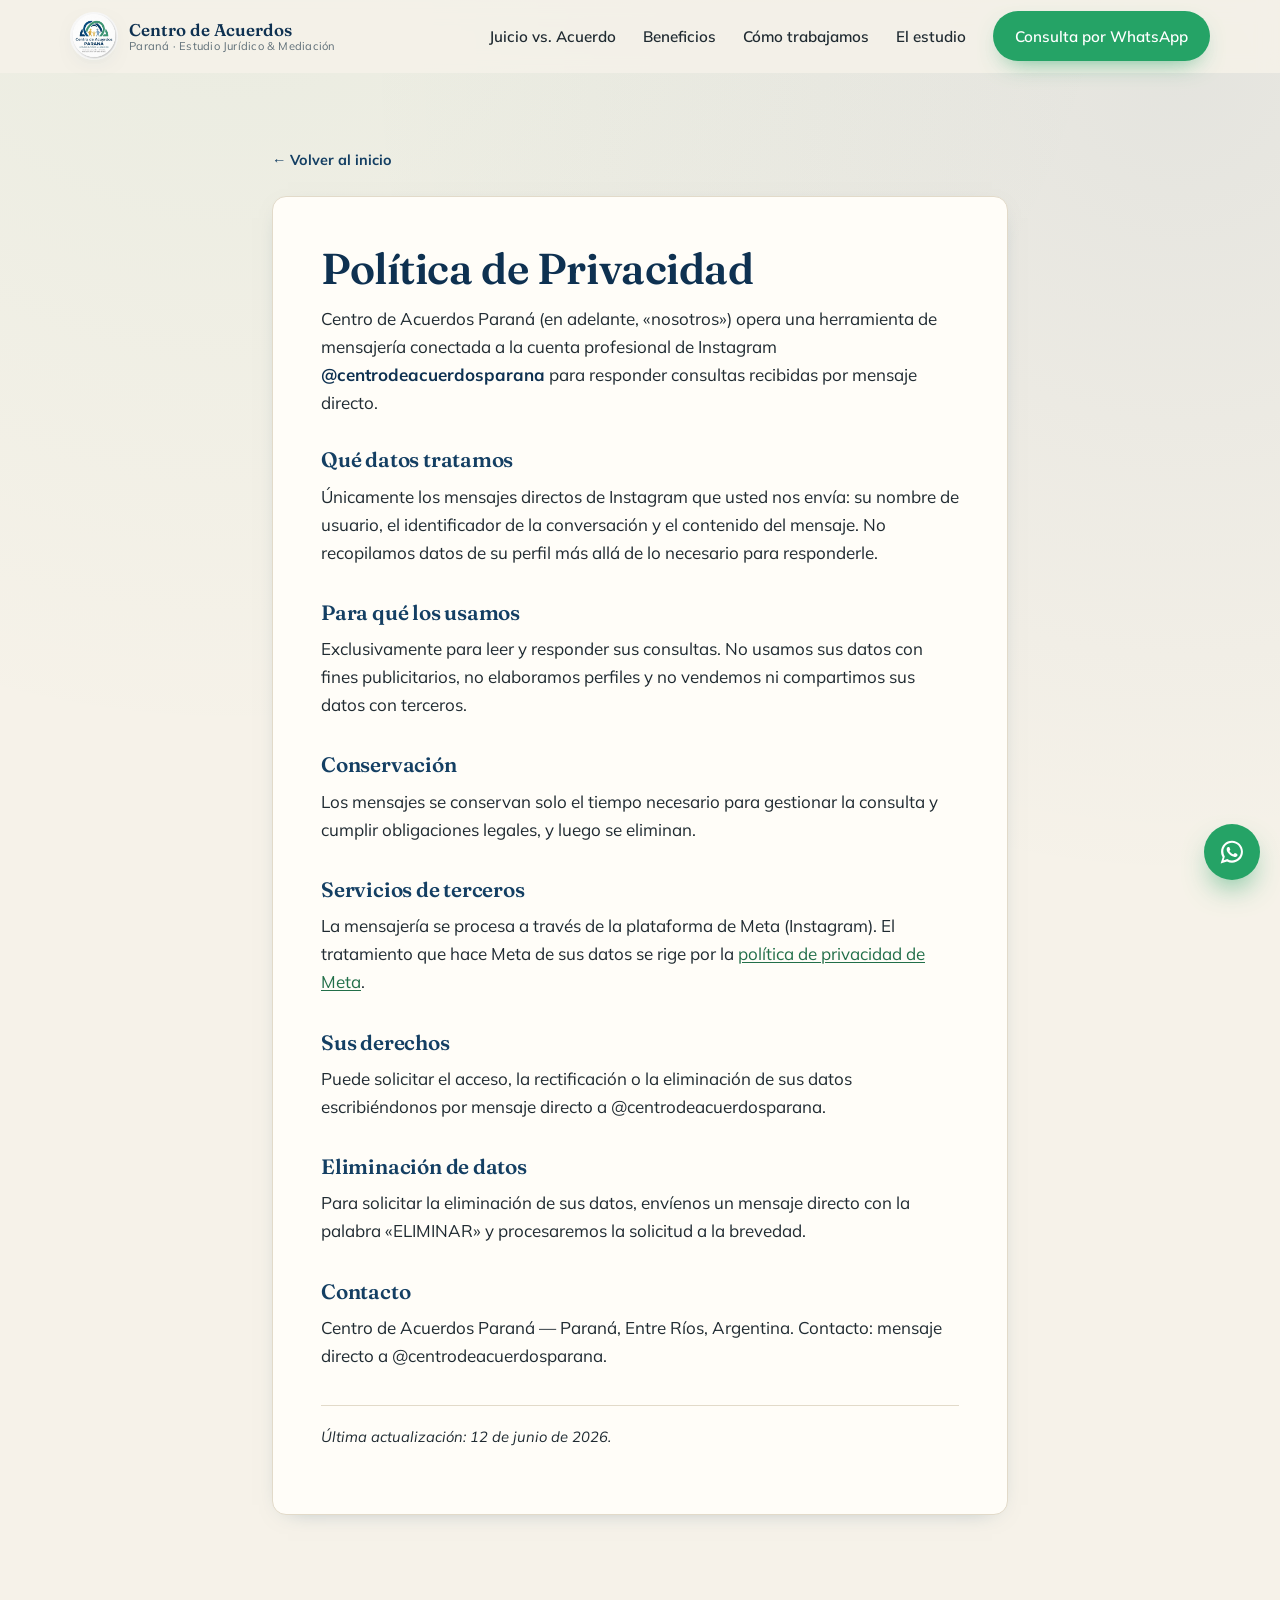
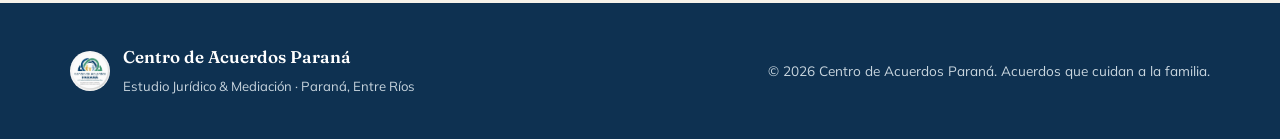
<file: docs/privacidad.html>
<!DOCTYPE html>
<html lang="es-AR">
<head>
  <meta charset="UTF-8" />
  <meta name="viewport" content="width=device-width, initial-scale=1.0" />
  <title>Política de Privacidad | Centro de Acuerdos Paraná</title>
  <meta name="description" content="Política de privacidad del Centro de Acuerdos Paraná: qué datos tratamos al responder consultas por mensaje directo de Instagram, para qué los usamos y cómo solicitar su eliminación." />
  <meta name="theme-color" content="#14476B" />
  <meta name="robots" content="index, follow" />
  <link rel="canonical" href="https://centrodeacuerdosparana.com/privacidad.html" />

  <link rel="icon" href="/assets/favicon.ico" sizes="any" />
  <link rel="icon" type="image/png" sizes="32x32" href="/assets/favicon-32.png" />
  <link rel="icon" type="image/png" sizes="16x16" href="/assets/favicon-16.png" />
  <link rel="apple-touch-icon" href="/assets/apple-touch-icon.png" />

  <link rel="preconnect" href="https://fonts.googleapis.com" />
  <link rel="preconnect" href="https://fonts.gstatic.com" crossorigin />
  <link href="https://fonts.googleapis.com/css2?family=Fraunces:opsz,wght@9..144,400;9..144,500;9..144,600;9..144,700&family=Mulish:wght@400;500;600;700;800&display=swap" rel="stylesheet" />
  <link rel="stylesheet" href="styles.css" />
</head>
<body>
  <a class="skip-link" href="#contenido">Saltar al contenido</a>

  <header class="site-header" data-controller="nav">
    <div class="container header-inner">
      <a class="brand" href="index.html" aria-label="Centro de Acuerdos Paraná - Inicio">
        <img src="assets/logo.jpeg" alt="" class="brand__mark" width="48" height="48" />
        <span class="brand__text">
          <strong>Centro de Acuerdos</strong>
          <span>Paraná · Estudio Jurídico &amp; Mediación</span>
        </span>
      </a>

      <button class="nav-toggle" aria-expanded="false" aria-controls="site-nav" aria-label="Abrir menú" data-action="nav#toggle">
        <span></span><span></span><span></span>
      </button>

      <nav id="site-nav" class="site-nav" aria-label="Navegación principal">
        <a href="index.html#comparacion">Juicio vs. Acuerdo</a>
        <a href="index.html#beneficios">Beneficios</a>
        <a href="index.html#proceso">Cómo trabajamos</a>
        <a href="index.html#abogado">El estudio</a>
        <a href="index.html#contacto" class="btn btn--wa nav-cta">Consulta por WhatsApp</a>
      </nav>
    </div>
  </header>

  <main id="contenido">
    <section class="policy">
      <div class="policy__inner">
        <a class="policy__back" href="index.html">← Volver al inicio</a>

        <article class="policy__doc">
          <header class="policy__head">
            <h1>Política de Privacidad</h1>
            <p class="policy__lead">
              Centro de Acuerdos Paraná (en adelante, «nosotros») opera una herramienta de
              mensajería conectada a la cuenta profesional de Instagram
              <strong>@centrodeacuerdosparana</strong> para responder consultas recibidas por
              mensaje directo.
            </p>
          </header>

          <h2>Qué datos tratamos</h2>
          <p>
            Únicamente los mensajes directos de Instagram que usted nos envía: su nombre de
            usuario, el identificador de la conversación y el contenido del mensaje. No
            recopilamos datos de su perfil más allá de lo necesario para responderle.
          </p>

          <h2>Para qué los usamos</h2>
          <p>
            Exclusivamente para leer y responder sus consultas. No usamos sus datos con
            fines publicitarios, no elaboramos perfiles y no vendemos ni compartimos sus
            datos con terceros.
          </p>

          <h2>Conservación</h2>
          <p>
            Los mensajes se conservan solo el tiempo necesario para gestionar la consulta y
            cumplir obligaciones legales, y luego se eliminan.
          </p>

          <h2>Servicios de terceros</h2>
          <p>
            La mensajería se procesa a través de la plataforma de Meta (Instagram). El
            tratamiento que hace Meta de sus datos se rige por la
            <a href="https://privacycenter.instagram.com/policy" target="_blank" rel="noopener">política de privacidad de Meta</a>.
          </p>

          <h2>Sus derechos</h2>
          <p>
            Puede solicitar el acceso, la rectificación o la eliminación de sus datos
            escribiéndonos por mensaje directo a @centrodeacuerdosparana.
          </p>

          <h2>Eliminación de datos</h2>
          <p>
            Para solicitar la eliminación de sus datos, envíenos un mensaje directo con la
            palabra «ELIMINAR» y procesaremos la solicitud a la brevedad.
          </p>

          <h2>Contacto</h2>
          <p>
            Centro de Acuerdos Paraná — Paraná, Entre Ríos, Argentina.
            Contacto: mensaje directo a @centrodeacuerdosparana.
          </p>

          <p class="policy__updated">Última actualización: 12 de junio de 2026.</p>
        </article>
      </div>
    </section>
  </main>

  <footer class="site-footer">
    <div class="container footer-inner">
      <div class="footer-brand">
        <img src="assets/logo.jpeg" alt="" width="40" height="40" />
        <div>
          <strong>Centro de Acuerdos Paraná</strong>
          <span>Estudio Jurídico &amp; Mediación · Paraná, Entre Ríos</span>
        </div>
      </div>
      <p class="footer-note">© <span data-year>2026</span> Centro de Acuerdos Paraná. Acuerdos que cuidan a la familia.</p>
    </div>
  </footer>

  <a class="wa-float" href="https://wa.me/5493434502893?text=Hola%2C%20quisiera%20una%20consulta%20sobre%20divorcio%20por%20acuerdo." target="_blank" rel="noopener" aria-label="Escribinos por WhatsApp">
    <svg viewBox="0 0 32 32" width="28" height="28" aria-hidden="true" focusable="false"><path fill="currentColor" d="M16 3C9 3 3.5 8.5 3.5 15.5c0 2.3.6 4.5 1.8 6.4L3 29l7.3-2.2c1.8 1 3.8 1.5 5.7 1.5 7 0 12.5-5.5 12.5-12.5S23 3 16 3zm0 22.7c-1.7 0-3.4-.5-4.9-1.4l-.3-.2-4.3 1.3 1.3-4.2-.2-.4c-1-1.6-1.5-3.4-1.5-5.3C5.8 9.8 10.4 5.3 16 5.3s10.2 4.5 10.2 10.2S21.6 25.7 16 25.7zm5.7-7.6c-.3-.2-1.8-.9-2.1-1-.3-.1-.5-.2-.7.2-.2.3-.8 1-1 1.2-.2.2-.4.2-.7.1-1.7-.9-2.9-1.6-4-3.5-.3-.5.3-.5.8-1.6.1-.2 0-.4 0-.5-.1-.2-.7-1.7-1-2.3-.3-.6-.5-.5-.7-.5h-.6c-.2 0-.5.1-.8.4-.3.3-1 1-1 2.5s1.1 2.9 1.2 3.1c.2.2 2.2 3.4 5.3 4.7 2 .8 2.7.9 3.7.8.6-.1 1.8-.7 2-1.4.3-.7.3-1.3.2-1.4-.1-.2-.3-.3-.6-.4z"/></svg>
  </a>

  <script src="app.js" defer></script>
</body>
</html>
</file>
<file: centro-acuerdos-parana-site/styles.css>
:root {
  --navy: #143f63;
  --navy-deep: #0e3151;
  --green: #2c8a5b;
  --green-deep: #226f49;
  --gold: #d99a2b;
  --sky: #6fa8d6;
  --paper: #f6f2e9;
  --paper-2: #efe9dc;
  --card: #fffdf8;
  --ink: #1f2a31;
  --muted: #5e6e77;
  --line: #e2dac9;
  --wa: #25a366;

  --font-display: "Fraunces", Georgia, "Times New Roman", serif;
  --font-body: "Mulish", -apple-system, BlinkMacSystemFont, sans-serif;

  --container: 1140px;
  --r: 14px;
  --shadow: 0 18px 50px -28px rgba(20, 63, 99, 0.45);
  --shadow-sm: 0 6px 24px -16px rgba(20, 63, 99, 0.5);
}

* { box-sizing: border-box; }

html { scroll-behavior: smooth; }
@media (prefers-reduced-motion: reduce) { html { scroll-behavior: auto; } }

body {
  margin: 0;
  font-family: var(--font-body);
  color: var(--ink);
  background-color: var(--paper);
  background-image:
    radial-gradient(circle at 18% -10%, rgba(44, 138, 91, 0.07), transparent 42%),
    radial-gradient(circle at 92% 4%, rgba(20, 63, 99, 0.08), transparent 40%);
  line-height: 1.65;
  font-size: 17px;
  -webkit-font-smoothing: antialiased;
  overflow-x: hidden;
}

h1, h2, h3 { font-family: var(--font-display); font-weight: 600; line-height: 1.1; letter-spacing: -0.01em; color: var(--navy-deep); margin: 0 0 .4em; }
h1 { font-size: clamp(2.1rem, 5.2vw, 3.6rem); }
h2 { font-size: clamp(1.7rem, 3.8vw, 2.6rem); }
h3 { font-size: 1.22rem; }
p { margin: 0 0 1rem; }
a { color: var(--navy); }

.container { width: min(var(--container), 92%); margin-inline: auto; }

.section { padding: clamp(3.5rem, 8vw, 6.5rem) 0; }
.band { padding: clamp(3rem, 7vw, 5rem) 0; }

.eyebrow { font-family: var(--font-body); text-transform: uppercase; letter-spacing: .16em; font-size: .74rem; font-weight: 800; color: var(--green-deep); margin: 0 0 .9rem; }
.eyebrow--light { color: var(--gold); }

.section-head { max-width: 660px; margin: 0 auto 3rem; text-align: center; }
.section-sub { color: var(--muted); font-size: 1.08rem; margin: 0; }
.section-head--light h2, .section-head--light .section-sub { color: #f4eee0; }

/* Skip link */
.skip-link { position: absolute; left: -999px; top: 0; background: var(--navy); color: #fff; padding: .6rem 1rem; z-index: 200; border-radius: 0 0 8px 0; }
.skip-link:focus { left: 0; }

/* Buttons */
.btn { display: inline-flex; align-items: center; justify-content: center; gap: .5rem; font-family: var(--font-body); font-weight: 700; font-size: .96rem; padding: .72rem 1.3rem; border-radius: 999px; text-decoration: none; border: 1.5px solid transparent; cursor: pointer; transition: transform .18s ease, box-shadow .18s ease, background .18s ease; }
.btn:hover { transform: translateY(-2px); }
.btn--lg { padding: .95rem 1.8rem; font-size: 1.02rem; }
.btn--wa { background: var(--wa); color: #fff; box-shadow: 0 10px 26px -12px rgba(37, 163, 102, .8); }
.btn--wa:hover { background: #1f8f59; }
.btn--ghost { background: transparent; color: var(--navy); border-color: var(--navy); }
.btn--ghost:hover { background: var(--navy); color: #fff; }

/* Header */
.site-header { position: sticky; top: 0; z-index: 100; background: rgba(246, 242, 233, .82); backdrop-filter: blur(10px); border-bottom: 1px solid transparent; transition: border-color .2s, box-shadow .2s; }
.site-header.is-stuck { border-color: var(--line); box-shadow: 0 6px 24px -20px rgba(0,0,0,.5); }
.header-inner { display: flex; align-items: center; justify-content: space-between; gap: 1rem; padding: .7rem 0; }
.brand { display: flex; align-items: center; gap: .7rem; text-decoration: none; color: var(--navy-deep); }
.brand__mark { border-radius: 50%; object-fit: cover; box-shadow: var(--shadow-sm); }
.brand__text { display: flex; flex-direction: column; line-height: 1.15; }
.brand__text strong { font-family: var(--font-display); font-size: 1.06rem; font-weight: 600; }
.brand__text span { font-size: .7rem; color: var(--muted); letter-spacing: .02em; }

.site-nav { display: flex; align-items: center; gap: 1.7rem; }
.site-nav a { text-decoration: none; color: var(--ink); font-weight: 600; font-size: .95rem; }
.site-nav a:not(.btn):hover { color: var(--green-deep); }
.nav-cta { color: #fff !important; }

.nav-toggle { display: none; flex-direction: column; gap: 5px; background: none; border: 0; padding: 8px; cursor: pointer; }
.nav-toggle span { width: 24px; height: 2px; background: var(--navy-deep); border-radius: 2px; transition: .25s; }

/* Hero */
.hero { position: relative; padding: clamp(3rem, 8vw, 6rem) 0 clamp(3.5rem, 8vw, 6rem); overflow: hidden; }
.hero__bg { position: absolute; inset: 0; z-index: -1; background:
    radial-gradient(ellipse at 75% 25%, rgba(111, 168, 214, .18), transparent 55%),
    linear-gradient(180deg, rgba(255,255,255,.4), transparent 30%); }
.hero__inner { display: grid; grid-template-columns: 1.25fr .85fr; gap: clamp(2rem, 5vw, 4rem); align-items: center; }
.hero__copy h1 { margin-bottom: .55em; }
.hero__lead { font-size: 1.2rem; color: #36444c; max-width: 36ch; }
.hero__lead strong { color: var(--green-deep); }
.hero__actions { display: flex; flex-wrap: wrap; gap: .9rem; margin: 1.6rem 0 1.8rem; }
.hero__trust { list-style: none; display: flex; flex-wrap: wrap; gap: 1.4rem 2rem; padding: 1.3rem 0 0; margin: 0; border-top: 1px solid var(--line); }
.hero__trust li { font-size: .92rem; color: var(--muted); }
.hero__trust span { display: block; font-family: var(--font-display); font-size: 1.5rem; color: var(--navy); font-weight: 600; }

.hero__card { background: var(--card); border: 1px solid var(--line); border-radius: 22px; padding: 2.2rem; text-align: center; box-shadow: var(--shadow); position: relative; }
.hero__card::before { content: ""; position: absolute; inset: 0; border-radius: 22px; padding: 1.5px; background: linear-gradient(140deg, var(--navy), var(--green) 60%, var(--gold)); -webkit-mask: linear-gradient(#000 0 0) content-box, linear-gradient(#000 0 0); -webkit-mask-composite: xor; mask-composite: exclude; opacity: .5; pointer-events: none; }
.hero__logo { width: 100%; max-width: 300px; height: auto; border-radius: 14px; }
.hero__tagline { font-family: var(--font-display); font-style: italic; color: var(--navy); margin: 1.1rem 0 0; font-size: 1.02rem; line-height: 1.5; }

/* Empatía */
.empathy { background: linear-gradient(180deg, var(--paper-2), var(--paper)); border-block: 1px solid var(--line); }
.empathy__inner { max-width: 760px; margin-inline: auto; text-align: center; }
.empathy p { font-family: var(--font-display); font-size: clamp(1.3rem, 2.8vw, 1.85rem); line-height: 1.45; color: var(--navy-deep); margin: 0; font-weight: 400; }
.empathy em { color: var(--green-deep); font-style: italic; }

/* Comparación */
.compare { display: grid; grid-template-columns: 1fr auto 1fr; gap: 0; align-items: stretch; }
.compare__col { background: var(--card); border: 1px solid var(--line); border-radius: var(--r); padding: 2rem; box-shadow: var(--shadow-sm); }
.compare__col--bad { border-top: 5px solid #b4563f; }
.compare__col--good { border-top: 5px solid var(--green); position: relative; z-index: 2; box-shadow: var(--shadow); }
.compare__vs { display: flex; align-items: center; justify-content: center; padding: 0 1.2rem; }
.compare__vs span { font-family: var(--font-display); font-style: italic; font-size: 1.5rem; color: var(--muted); background: var(--paper); width: 54px; height: 54px; display: grid; place-items: center; border-radius: 50%; border: 1px solid var(--line); box-shadow: var(--shadow-sm); }
.compare__top { margin-bottom: 1.3rem; }
.compare__tag { display: inline-block; font-size: .72rem; font-weight: 800; text-transform: uppercase; letter-spacing: .12em; padding: .3rem .7rem; border-radius: 999px; margin-bottom: .7rem; }
.compare__col--bad .compare__tag { background: #f4e2dc; color: #9c4631; }
.compare__col--good .compare__tag { background: #dcefe4; color: var(--green-deep); }
.compare__col h3 { font-size: 1.5rem; margin: 0; }
.compare__level { font-size: .86rem; color: var(--muted); margin: .2rem 0 0; }
.compare__level strong { color: var(--ink); }
.compare__list { margin: 0; }
.compare__list > div { padding: .85rem 0; border-top: 1px solid var(--line); }
.compare__list dt { font-size: .74rem; text-transform: uppercase; letter-spacing: .1em; font-weight: 800; color: var(--muted); margin-bottom: .25rem; }
.compare__list dd { margin: 0; font-size: .98rem; }
.compare__seal { margin: 1.3rem 0 0; padding: .9rem 1rem; background: #f3f9f5; border-left: 3px solid var(--green); border-radius: 0 8px 8px 0; font-size: .9rem; color: var(--green-deep); font-style: italic; }

/* Beneficios */
.benefits { background: var(--paper-2); }
.cards { display: grid; grid-template-columns: repeat(4, 1fr); gap: 1.3rem; }
.card { background: var(--card); border: 1px solid var(--line); border-radius: var(--r); padding: 1.8rem 1.5rem; box-shadow: var(--shadow-sm); transition: transform .2s ease, box-shadow .2s ease; }
.card:hover { transform: translateY(-4px); box-shadow: var(--shadow); }
.card__icon { display: grid; place-items: center; width: 50px; height: 50px; border-radius: 12px; background: linear-gradient(140deg, var(--navy), var(--green)); color: #fff; font-size: 1.4rem; font-weight: 700; margin-bottom: 1rem; }
.card h3 { margin-bottom: .35rem; }
.card p { margin: 0; color: var(--muted); font-size: .96rem; }

/* Proceso */
.steps { list-style: none; counter-reset: s; display: grid; grid-template-columns: repeat(4, 1fr); gap: 1.3rem; padding: 0; margin: 0; }
.step { position: relative; padding: 1.8rem 1.5rem; background: var(--card); border: 1px solid var(--line); border-radius: var(--r); box-shadow: var(--shadow-sm); }
.step__num { font-family: var(--font-display); font-size: 2.4rem; font-weight: 600; color: var(--gold); line-height: 1; display: block; margin-bottom: .6rem; }
.step h3 { margin-bottom: .35rem; }
.step p { margin: 0; color: var(--muted); font-size: .95rem; }

/* Abogado */
.lawyer__inner { display: grid; grid-template-columns: .85fr 1.15fr; gap: clamp(2rem, 5vw, 4rem); align-items: center; }
.lawyer__photo { margin: 0; }
.lawyer__placeholder { aspect-ratio: 4/5; border-radius: 20px; background: linear-gradient(160deg, var(--navy), var(--green-deep)); display: grid; place-items: center; color: rgba(255,255,255,.6); font-weight: 600; letter-spacing: .05em; box-shadow: var(--shadow); position: relative; overflow: hidden; }
.lawyer__placeholder::after { content: ""; position: absolute; inset: 0; background: radial-gradient(circle at 70% 20%, rgba(255,255,255,.12), transparent 55%); }
.lawyer__role { font-family: var(--font-display); font-style: italic; color: var(--green-deep); font-size: 1.1rem; margin: -.3rem 0 1.2rem; }
.lawyer__copy .btn { margin-top: .6rem; }

/* Marco legal */
.legal { background: linear-gradient(150deg, var(--navy-deep), var(--navy) 70%); color: #eef3f6; }
.legal__grid { display: grid; grid-template-columns: repeat(5, 1fr); gap: 1rem; }
.legal__item { background: rgba(255,255,255,.06); border: 1px solid rgba(255,255,255,.12); border-radius: 12px; padding: 1.2rem 1rem; }
.legal__item span { font-family: var(--font-display); font-weight: 600; color: var(--gold); font-size: 1.02rem; display: block; margin-bottom: .35rem; }
.legal__item p { margin: 0; font-size: .88rem; color: #d4dde3; }
.legal__note { text-align: center; font-size: .82rem; color: #9fb2bf; margin: 2rem auto 0; max-width: 640px; }

/* FAQ */
.faq__inner { max-width: 800px; margin-inline: auto; }
.faq__list details { background: var(--card); border: 1px solid var(--line); border-radius: 12px; padding: 0 1.4rem; margin-bottom: .8rem; box-shadow: var(--shadow-sm); }
.faq__list summary { cursor: pointer; font-weight: 700; padding: 1.1rem 0; list-style: none; display: flex; justify-content: space-between; align-items: center; gap: 1rem; color: var(--navy-deep); }
.faq__list summary::-webkit-details-marker { display: none; }
.faq__list summary::after { content: "+"; font-size: 1.5rem; color: var(--green); font-weight: 400; transition: transform .2s; }
.faq__list details[open] summary::after { transform: rotate(45deg); }
.faq__list details p { margin: 0 0 1.2rem; color: var(--muted); }

/* Contacto */
.contact { background: linear-gradient(150deg, var(--green-deep), var(--green)); color: #fff; }
.contact__inner { display: grid; grid-template-columns: 1fr 1fr; gap: 2.5rem; align-items: center; }
.contact__copy h2 { color: #fff; }
.contact__copy p { color: #e6f4ec; margin: 0; font-size: 1.1rem; }
.contact__actions { display: flex; flex-direction: column; gap: .8rem; }
.contact__btn { display: flex; flex-direction: column; background: rgba(255,255,255,.12); border: 1px solid rgba(255,255,255,.22); border-radius: 12px; padding: 1rem 1.3rem; text-decoration: none; color: #fff; transition: background .18s, transform .18s; }
.contact__btn:hover { background: rgba(255,255,255,.2); transform: translateX(4px); }
.contact__btn--wa { background: var(--wa); border-color: var(--wa); }
.contact__btn--wa:hover { background: #1f8f59; }
.contact__btn-label { font-size: .74rem; text-transform: uppercase; letter-spacing: .12em; opacity: .85; font-weight: 700; }
.contact__btn-value { font-weight: 700; font-size: 1.05rem; }

/* Footer */
.site-footer { background: var(--navy-deep); color: #c9d6df; padding: 2.5rem 0; }
.footer-inner { display: flex; justify-content: space-between; align-items: center; gap: 1.5rem; flex-wrap: wrap; }
.footer-brand { display: flex; align-items: center; gap: .8rem; }
.footer-brand img { border-radius: 50%; }
.footer-brand strong { display: block; color: #fff; font-family: var(--font-display); font-weight: 600; }
.footer-brand span { font-size: .82rem; }
.footer-note { margin: 0; font-size: .85rem; }

/* WhatsApp float */
.wa-float { position: fixed; right: 20px; bottom: 20px; z-index: 90; width: 56px; height: 56px; border-radius: 50%; background: var(--wa); color: #fff; display: grid; place-items: center; box-shadow: 0 14px 30px -10px rgba(37,163,102,.8); transition: transform .2s; }
.wa-float:hover { transform: scale(1.08); }

/* Reveal animations */
.reveal { opacity: 0; transform: translateY(22px); transition: opacity .7s ease, transform .7s ease; transition-delay: calc(var(--d, 0) * 90ms); }
.reveal.is-in { opacity: 1; transform: none; }
@media (prefers-reduced-motion: reduce) { .reveal { opacity: 1; transform: none; transition: none; } }

/* Responsive */
@media (max-width: 920px) {
  .hero__inner { grid-template-columns: 1fr; }
  .hero__card { order: -1; max-width: 420px; }
  .lawyer__inner { grid-template-columns: 1fr; }
  .lawyer__photo { max-width: 360px; }
  .cards, .steps { grid-template-columns: repeat(2, 1fr); }
  .legal__grid { grid-template-columns: repeat(2, 1fr); }
  .contact__inner { grid-template-columns: 1fr; }
}

@media (max-width: 760px) {
  .nav-toggle { display: flex; }
  .site-nav { position: fixed; inset: 0 0 0 auto; width: min(78%, 320px); flex-direction: column; align-items: flex-start; justify-content: center; gap: 1.6rem; background: var(--paper); padding: 2rem; box-shadow: -10px 0 40px -20px rgba(0,0,0,.5); transform: translateX(100%); transition: transform .3s ease; }
  .site-nav.is-open { transform: translateX(0); }
  .nav-toggle[aria-expanded="true"] span:nth-child(1) { transform: translateY(7px) rotate(45deg); }
  .nav-toggle[aria-expanded="true"] span:nth-child(2) { opacity: 0; }
  .nav-toggle[aria-expanded="true"] span:nth-child(3) { transform: translateY(-7px) rotate(-45deg); }
  .compare { grid-template-columns: 1fr; gap: 1.2rem; }
  .compare__vs { padding: 0; }
  .compare__vs span { transform: rotate(90deg); }
}

@media (max-width: 540px) {
  body { font-size: 16px; }
  .cards, .steps, .legal__grid { grid-template-columns: 1fr; }
  .hero__trust { gap: 1rem 1.5rem; }
}
</file>
<file: docs/styles.css>
:root {
  --navy: #143f63;
  --navy-deep: #0e3151;
  --green: #2c8a5b;
  --green-deep: #226f49;
  --gold: #d99a2b;
  --sky: #6fa8d6;
  --paper: #f6f2e9;
  --paper-2: #efe9dc;
  --card: #fffdf8;
  --ink: #1f2a31;
  --muted: #5e6e77;
  --line: #e2dac9;
  --wa: #25a366;

  --font-display: "Fraunces", Georgia, "Times New Roman", serif;
  --font-body: "Mulish", -apple-system, BlinkMacSystemFont, sans-serif;

  --container: 1140px;
  --r: 14px;
  --shadow: 0 18px 50px -28px rgba(20, 63, 99, 0.45);
  --shadow-sm: 0 6px 24px -16px rgba(20, 63, 99, 0.5);
}

* { box-sizing: border-box; }

html { scroll-behavior: smooth; }
@media (prefers-reduced-motion: reduce) { html { scroll-behavior: auto; } }

body {
  margin: 0;
  font-family: var(--font-body);
  color: var(--ink);
  background-color: var(--paper);
  background-image:
    radial-gradient(circle at 18% -10%, rgba(44, 138, 91, 0.07), transparent 42%),
    radial-gradient(circle at 92% 4%, rgba(20, 63, 99, 0.08), transparent 40%);
  line-height: 1.65;
  font-size: 17px;
  -webkit-font-smoothing: antialiased;
  overflow-x: hidden;
}

h1, h2, h3 { font-family: var(--font-display); font-weight: 600; line-height: 1.1; letter-spacing: -0.01em; color: var(--navy-deep); margin: 0 0 .4em; }
h1 { font-size: clamp(2.1rem, 5.2vw, 3.6rem); }
h2 { font-size: clamp(1.7rem, 3.8vw, 2.6rem); }
h3 { font-size: 1.22rem; }
p { margin: 0 0 1rem; }
a { color: var(--navy); }

.container { width: min(var(--container), 92%); margin-inline: auto; }

.section { padding: clamp(3.5rem, 8vw, 6.5rem) 0; }
.band { padding: clamp(3rem, 7vw, 5rem) 0; }

.eyebrow { font-family: var(--font-body); text-transform: uppercase; letter-spacing: .16em; font-size: .74rem; font-weight: 800; color: var(--green-deep); margin: 0 0 .9rem; }
.eyebrow--light { color: var(--gold); }

.section-head { max-width: 660px; margin: 0 auto 3rem; text-align: center; }
.section-sub { color: var(--muted); font-size: 1.08rem; margin: 0; }
.section-head--light h2, .section-head--light .section-sub { color: #f4eee0; }

/* Skip link */
.skip-link { position: absolute; left: -999px; top: 0; background: var(--navy); color: #fff; padding: .6rem 1rem; z-index: 200; border-radius: 0 0 8px 0; }
.skip-link:focus { left: 0; }

/* Buttons */
.btn { display: inline-flex; align-items: center; justify-content: center; gap: .5rem; font-family: var(--font-body); font-weight: 700; font-size: .96rem; padding: .72rem 1.3rem; border-radius: 999px; text-decoration: none; border: 1.5px solid transparent; cursor: pointer; transition: transform .18s ease, box-shadow .18s ease, background .18s ease; }
.btn:hover { transform: translateY(-2px); }
.btn--lg { padding: .95rem 1.8rem; font-size: 1.02rem; }
.btn--wa { background: var(--wa); color: #fff; box-shadow: 0 10px 26px -12px rgba(37, 163, 102, .8); }
.btn--wa:hover { background: #1f8f59; }
.btn--ghost { background: transparent; color: var(--navy); border-color: var(--navy); }
.btn--ghost:hover { background: var(--navy); color: #fff; }

/* Header */
.site-header { position: sticky; top: 0; z-index: 100; background: rgba(246, 242, 233, .82); backdrop-filter: blur(10px); border-bottom: 1px solid transparent; transition: border-color .2s, box-shadow .2s; }
.site-header.is-stuck { border-color: var(--line); box-shadow: 0 6px 24px -20px rgba(0,0,0,.5); }
.header-inner { display: flex; align-items: center; justify-content: space-between; gap: 1rem; padding: .7rem 0; }
.brand { display: flex; align-items: center; gap: .7rem; text-decoration: none; color: var(--navy-deep); }
.brand__mark { border-radius: 50%; object-fit: cover; box-shadow: var(--shadow-sm); }
.brand__text { display: flex; flex-direction: column; line-height: 1.15; }
.brand__text strong { font-family: var(--font-display); font-size: 1.06rem; font-weight: 600; }
.brand__text span { font-size: .7rem; color: var(--muted); letter-spacing: .02em; }

.site-nav { display: flex; align-items: center; gap: 1.7rem; }
.site-nav a { text-decoration: none; color: var(--ink); font-weight: 600; font-size: .95rem; }
.site-nav a:not(.btn):hover { color: var(--green-deep); }
.nav-cta { color: #fff !important; }

.nav-toggle { display: none; flex-direction: column; gap: 5px; background: none; border: 0; padding: 8px; cursor: pointer; }
.nav-toggle span { width: 24px; height: 2px; background: var(--navy-deep); border-radius: 2px; transition: .25s; }

/* Hero */
.hero { position: relative; padding: clamp(3rem, 8vw, 6rem) 0 clamp(3.5rem, 8vw, 6rem); overflow: hidden; }
.hero__bg { position: absolute; inset: 0; z-index: -1; background:
    radial-gradient(ellipse at 75% 25%, rgba(111, 168, 214, .18), transparent 55%),
    linear-gradient(180deg, rgba(255,255,255,.4), transparent 30%); }
.hero__inner { display: grid; grid-template-columns: 1.25fr .85fr; gap: clamp(2rem, 5vw, 4rem); align-items: center; }
.hero__copy h1 { margin-bottom: .55em; }
.hero__lead { font-size: 1.2rem; color: #36444c; max-width: 36ch; }
.hero__lead strong { color: var(--green-deep); }
.hero__actions { display: flex; flex-wrap: wrap; gap: .9rem; margin: 1.6rem 0 1.8rem; }
.hero__trust { list-style: none; display: flex; flex-wrap: wrap; gap: 1.4rem 2rem; padding: 1.3rem 0 0; margin: 0; border-top: 1px solid var(--line); }
.hero__trust li { font-size: .92rem; color: var(--muted); }
.hero__trust span { display: block; font-family: var(--font-display); font-size: 1.5rem; color: var(--navy); font-weight: 600; }

.hero__card { background: var(--card); border: 1px solid var(--line); border-radius: 22px; padding: 2.2rem; text-align: center; box-shadow: var(--shadow); position: relative; }
.hero__card::before { content: ""; position: absolute; inset: 0; border-radius: 22px; padding: 1.5px; background: linear-gradient(140deg, var(--navy), var(--green) 60%, var(--gold)); -webkit-mask: linear-gradient(#000 0 0) content-box, linear-gradient(#000 0 0); -webkit-mask-composite: xor; mask-composite: exclude; opacity: .5; pointer-events: none; }
.hero__logo { width: 100%; max-width: 300px; height: auto; border-radius: 14px; }
.hero__tagline { font-family: var(--font-display); font-style: italic; color: var(--navy); margin: 1.1rem 0 0; font-size: 1.02rem; line-height: 1.5; }

/* Empatía */
.empathy { background: linear-gradient(180deg, var(--paper-2), var(--paper)); border-block: 1px solid var(--line); }
.empathy__inner { max-width: 760px; margin-inline: auto; text-align: center; }
.empathy p { font-family: var(--font-display); font-size: clamp(1.3rem, 2.8vw, 1.85rem); line-height: 1.45; color: var(--navy-deep); margin: 0; font-weight: 400; }
.empathy em { color: var(--green-deep); font-style: italic; }

/* Comparación */
.compare { display: grid; grid-template-columns: 1fr auto 1fr; gap: 0; align-items: stretch; }
.compare__col { background: var(--card); border: 1px solid var(--line); border-radius: var(--r); padding: 2rem; box-shadow: var(--shadow-sm); }
.compare__col--bad { border-top: 5px solid #b4563f; }
.compare__col--good { border-top: 5px solid var(--green); position: relative; z-index: 2; box-shadow: var(--shadow); }
.compare__vs { display: flex; align-items: center; justify-content: center; padding: 0 1.2rem; }
.compare__vs span { font-family: var(--font-display); font-style: italic; font-size: 1.5rem; color: var(--muted); background: var(--paper); width: 54px; height: 54px; display: grid; place-items: center; border-radius: 50%; border: 1px solid var(--line); box-shadow: var(--shadow-sm); }
.compare__top { margin-bottom: 1.3rem; }
.compare__tag { display: inline-block; font-size: .72rem; font-weight: 800; text-transform: uppercase; letter-spacing: .12em; padding: .3rem .7rem; border-radius: 999px; margin-bottom: .7rem; }
.compare__col--bad .compare__tag { background: #f4e2dc; color: #9c4631; }
.compare__col--good .compare__tag { background: #dcefe4; color: var(--green-deep); }
.compare__col h3 { font-size: 1.5rem; margin: 0; }
.compare__level { font-size: .86rem; color: var(--muted); margin: .2rem 0 0; }
.compare__level strong { color: var(--ink); }
.compare__list { margin: 0; }
.compare__list > div { padding: .85rem 0; border-top: 1px solid var(--line); }
.compare__list dt { font-size: .74rem; text-transform: uppercase; letter-spacing: .1em; font-weight: 800; color: var(--muted); margin-bottom: .25rem; }
.compare__list dd { margin: 0; font-size: .98rem; }
.compare__seal { margin: 1.3rem 0 0; padding: .9rem 1rem; background: #f3f9f5; border-left: 3px solid var(--green); border-radius: 0 8px 8px 0; font-size: .9rem; color: var(--green-deep); font-style: italic; }

/* Beneficios */
.benefits { background: var(--paper-2); }
.cards { display: grid; grid-template-columns: repeat(4, 1fr); gap: 1.3rem; }
.card { background: var(--card); border: 1px solid var(--line); border-radius: var(--r); padding: 1.8rem 1.5rem; box-shadow: var(--shadow-sm); transition: transform .2s ease, box-shadow .2s ease; }
.card:hover { transform: translateY(-4px); box-shadow: var(--shadow); }
.card__icon { display: grid; place-items: center; width: 50px; height: 50px; border-radius: 12px; background: linear-gradient(140deg, var(--navy), var(--green)); color: #fff; margin-bottom: 1rem; }
.card__icon svg { width: 26px; height: 26px; }
.card h3 { margin-bottom: .35rem; }
.card p { margin: 0; color: var(--muted); font-size: .96rem; }

/* Proceso */
.steps { list-style: none; counter-reset: s; display: grid; grid-template-columns: repeat(4, 1fr); gap: 1.3rem; padding: 0; margin: 0; }
.step { position: relative; padding: 1.8rem 1.5rem; background: var(--card); border: 1px solid var(--line); border-radius: var(--r); box-shadow: var(--shadow-sm); }
.step__num { font-family: var(--font-display); font-size: 2.4rem; font-weight: 600; color: var(--gold); line-height: 1; display: block; margin-bottom: .6rem; }
.step h3 { margin-bottom: .35rem; }
.step p { margin: 0; color: var(--muted); font-size: .95rem; }

/* Abogado */
.lawyer__inner { display: grid; grid-template-columns: .85fr 1.15fr; gap: clamp(2rem, 5vw, 4rem); align-items: center; }
.lawyer__photo { margin: 0; }
.lawyer__img { display: block; width: 100%; aspect-ratio: 4/5; object-fit: cover; object-position: center top; border-radius: 20px; box-shadow: var(--shadow); }
.lawyer__placeholder { aspect-ratio: 4/5; border-radius: 20px; background: linear-gradient(160deg, var(--navy), var(--green-deep)); display: grid; place-items: center; color: rgba(255,255,255,.6); font-weight: 600; letter-spacing: .05em; box-shadow: var(--shadow); position: relative; overflow: hidden; }
.lawyer__placeholder::after { content: ""; position: absolute; inset: 0; background: radial-gradient(circle at 70% 20%, rgba(255,255,255,.12), transparent 55%); }
.lawyer__role { font-family: var(--font-display); font-style: italic; color: var(--green-deep); font-size: 1.1rem; margin: -.3rem 0 1.2rem; }
.lawyer__copy .btn { margin-top: .6rem; }

/* Marco legal */
.legal { background: linear-gradient(150deg, var(--navy-deep), var(--navy) 70%); color: #eef3f6; }
.legal__grid { display: grid; grid-template-columns: repeat(5, 1fr); gap: 1rem; }
.legal__item { background: rgba(255,255,255,.06); border: 1px solid rgba(255,255,255,.12); border-radius: 12px; padding: 1.2rem 1rem; }
.legal__item span { font-family: var(--font-display); font-weight: 600; color: var(--gold); font-size: 1.02rem; display: block; margin-bottom: .35rem; }
.legal__item p { margin: 0; font-size: .88rem; color: #d4dde3; }
.legal__note { text-align: center; font-size: .82rem; color: #9fb2bf; margin: 2rem auto 0; max-width: 640px; }

/* FAQ */
.faq__inner { max-width: 800px; margin-inline: auto; }
.faq__list details { background: var(--card); border: 1px solid var(--line); border-radius: 12px; padding: 0 1.4rem; margin-bottom: .8rem; box-shadow: var(--shadow-sm); }
.faq__list summary { cursor: pointer; font-weight: 700; padding: 1.1rem 0; list-style: none; display: flex; justify-content: space-between; align-items: center; gap: 1rem; color: var(--navy-deep); }
.faq__list summary::-webkit-details-marker { display: none; }
.faq__list summary::after { content: "+"; font-size: 1.5rem; color: var(--green); font-weight: 400; transition: transform .2s; }
.faq__list details[open] summary::after { transform: rotate(45deg); }
.faq__list details p { margin: 0 0 1.2rem; color: var(--muted); }

/* Contacto */
.contact { background: linear-gradient(150deg, var(--green-deep), var(--green)); color: #fff; }
.contact__inner { display: grid; grid-template-columns: 1fr 1fr; gap: 2.5rem; align-items: center; }
.contact__copy h2 { color: #fff; }
.contact__copy p { color: #e6f4ec; margin: 0; font-size: 1.1rem; }
.contact__actions { display: flex; flex-direction: column; gap: .8rem; }
.contact__btn { display: flex; flex-direction: column; background: rgba(255,255,255,.12); border: 1px solid rgba(255,255,255,.22); border-radius: 12px; padding: 1rem 1.3rem; text-decoration: none; color: #fff; transition: background .18s, transform .18s; }
.contact__btn:hover { background: rgba(255,255,255,.2); transform: translateX(4px); }
.contact__btn--wa { background: var(--wa); border-color: var(--wa); }
.contact__btn--wa:hover { background: #1f8f59; }
.contact__btn-label { font-size: .74rem; text-transform: uppercase; letter-spacing: .12em; opacity: .85; font-weight: 700; }
.contact__btn-value { font-weight: 700; font-size: 1.05rem; }

/* Footer */
.site-footer { background: var(--navy-deep); color: #c9d6df; padding: 2.5rem 0; }
.footer-inner { display: flex; justify-content: space-between; align-items: center; gap: 1.5rem; flex-wrap: wrap; }
.footer-brand { display: flex; align-items: center; gap: .8rem; }
.footer-brand img { width: 40px; height: 40px; flex-shrink: 0; border-radius: 50%; object-fit: cover; }
.footer-brand strong { display: block; color: #fff; font-family: var(--font-display); font-weight: 600; }
.footer-brand span { font-size: .82rem; }
.footer-note { margin: 0; font-size: .85rem; }
.footer-note a { color: #fff; text-decoration: underline; text-underline-offset: 2px; }
.footer-note a:hover { color: var(--sky); }
.footer-meta { text-align: right; }
.footer-powered { margin-top: .35rem; opacity: .9; }
.footer-powered__brand { color: var(--gold); font-weight: 700; letter-spacing: .04em; animation: pretor-glow 2s ease-in-out infinite; }
@keyframes pretor-glow {
  0%, 100% { text-shadow: 0 0 2px rgba(217, 154, 43, .25); }
  50% { text-shadow: 0 0 10px rgba(217, 154, 43, .9), 0 0 18px rgba(217, 154, 43, .55); }
}
@media (prefers-reduced-motion: reduce) {
  .footer-powered__brand { animation: none; }
}

/* Policy / legal document page */
.policy { padding: clamp(2.5rem, 6vw, 4.5rem) 0 clamp(3.5rem, 8vw, 5.5rem); }
.policy__inner { width: min(46rem, 92%); margin-inline: auto; }
.policy__doc { background: var(--card); border: 1px solid var(--line); border-radius: var(--r); box-shadow: var(--shadow-sm); padding: clamp(1.6rem, 5vw, 3rem); }
.policy__head { margin-bottom: 2rem; }
.policy__head h1 { font-size: clamp(1.9rem, 4.5vw, 2.7rem); margin-bottom: .3em; }
.policy__lead { color: var(--muted); margin: 0; }
.policy__doc h2 { font-size: 1.3rem; color: var(--navy); margin: 2.2rem 0 .5em; }
.policy__doc h2:first-of-type { margin-top: 0; }
.policy__doc p { color: var(--ink); }
.policy__doc a { color: var(--green-deep); text-decoration: underline; text-underline-offset: 2px; }
.policy__doc strong { color: var(--navy-deep); }
.policy__updated { margin-top: 2.2rem; padding-top: 1.2rem; border-top: 1px solid var(--line); color: var(--muted); font-size: .92rem; font-style: italic; }
.policy__back { display: inline-flex; align-items: center; gap: .4rem; margin-bottom: 1.4rem; font-weight: 700; font-size: .9rem; color: var(--navy); text-decoration: none; }
.policy__back:hover { color: var(--green-deep); }

/* WhatsApp float */
.wa-float { position: fixed; right: 20px; bottom: 20px; z-index: 90; width: 56px; height: 56px; border-radius: 50%; background: var(--wa); color: #fff; display: grid; place-items: center; box-shadow: 0 14px 30px -10px rgba(37,163,102,.8); transition: transform .2s; }
.wa-float:hover { transform: scale(1.08); }

/* Reveal animations */
.reveal { opacity: 0; transform: translateY(22px); transition: opacity .7s ease, transform .7s ease; transition-delay: calc(var(--d, 0) * 90ms); }
.reveal.is-in { opacity: 1; transform: none; }
@media (prefers-reduced-motion: reduce) { .reveal { opacity: 1; transform: none; transition: none; } }

/* Responsive */
@media (max-width: 920px) {
  .hero__inner { grid-template-columns: 1fr; }
  .hero__card { order: -1; max-width: 420px; }
  .lawyer__inner { grid-template-columns: 1fr; }
  .lawyer__photo { max-width: 360px; }
  .cards, .steps { grid-template-columns: repeat(2, 1fr); }
  .legal__grid { grid-template-columns: repeat(2, 1fr); }
  .contact__inner { grid-template-columns: 1fr; }
}

@media (max-width: 760px) {
  .nav-toggle { display: flex; }
  .site-nav { position: fixed; inset: 0 0 0 auto; width: min(78%, 320px); flex-direction: column; align-items: flex-start; justify-content: center; gap: 1.6rem; background: var(--paper); padding: 2rem; box-shadow: -10px 0 40px -20px rgba(0,0,0,.5); transform: translateX(100%); transition: transform .3s ease; }
  .site-nav.is-open { transform: translateX(0); }
  .nav-toggle[aria-expanded="true"] span:nth-child(1) { transform: translateY(7px) rotate(45deg); }
  .nav-toggle[aria-expanded="true"] span:nth-child(2) { opacity: 0; }
  .nav-toggle[aria-expanded="true"] span:nth-child(3) { transform: translateY(-7px) rotate(-45deg); }
  .compare { grid-template-columns: 1fr; gap: 1.2rem; }
  .compare__vs { padding: 0; }
  .compare__vs span { transform: rotate(90deg); }
  .footer-inner { flex-direction: column; align-items: center; text-align: center; }
  .footer-meta { text-align: center; }
  .footer-sep { display: none; }
  .footer-privacy { display: block; margin-top: .25rem; }
}

@media (max-width: 540px) {
  body { font-size: 16px; }
  .cards, .steps, .legal__grid { grid-template-columns: 1fr; }
  .hero__trust { gap: 1rem 1.5rem; }
}
</file>
